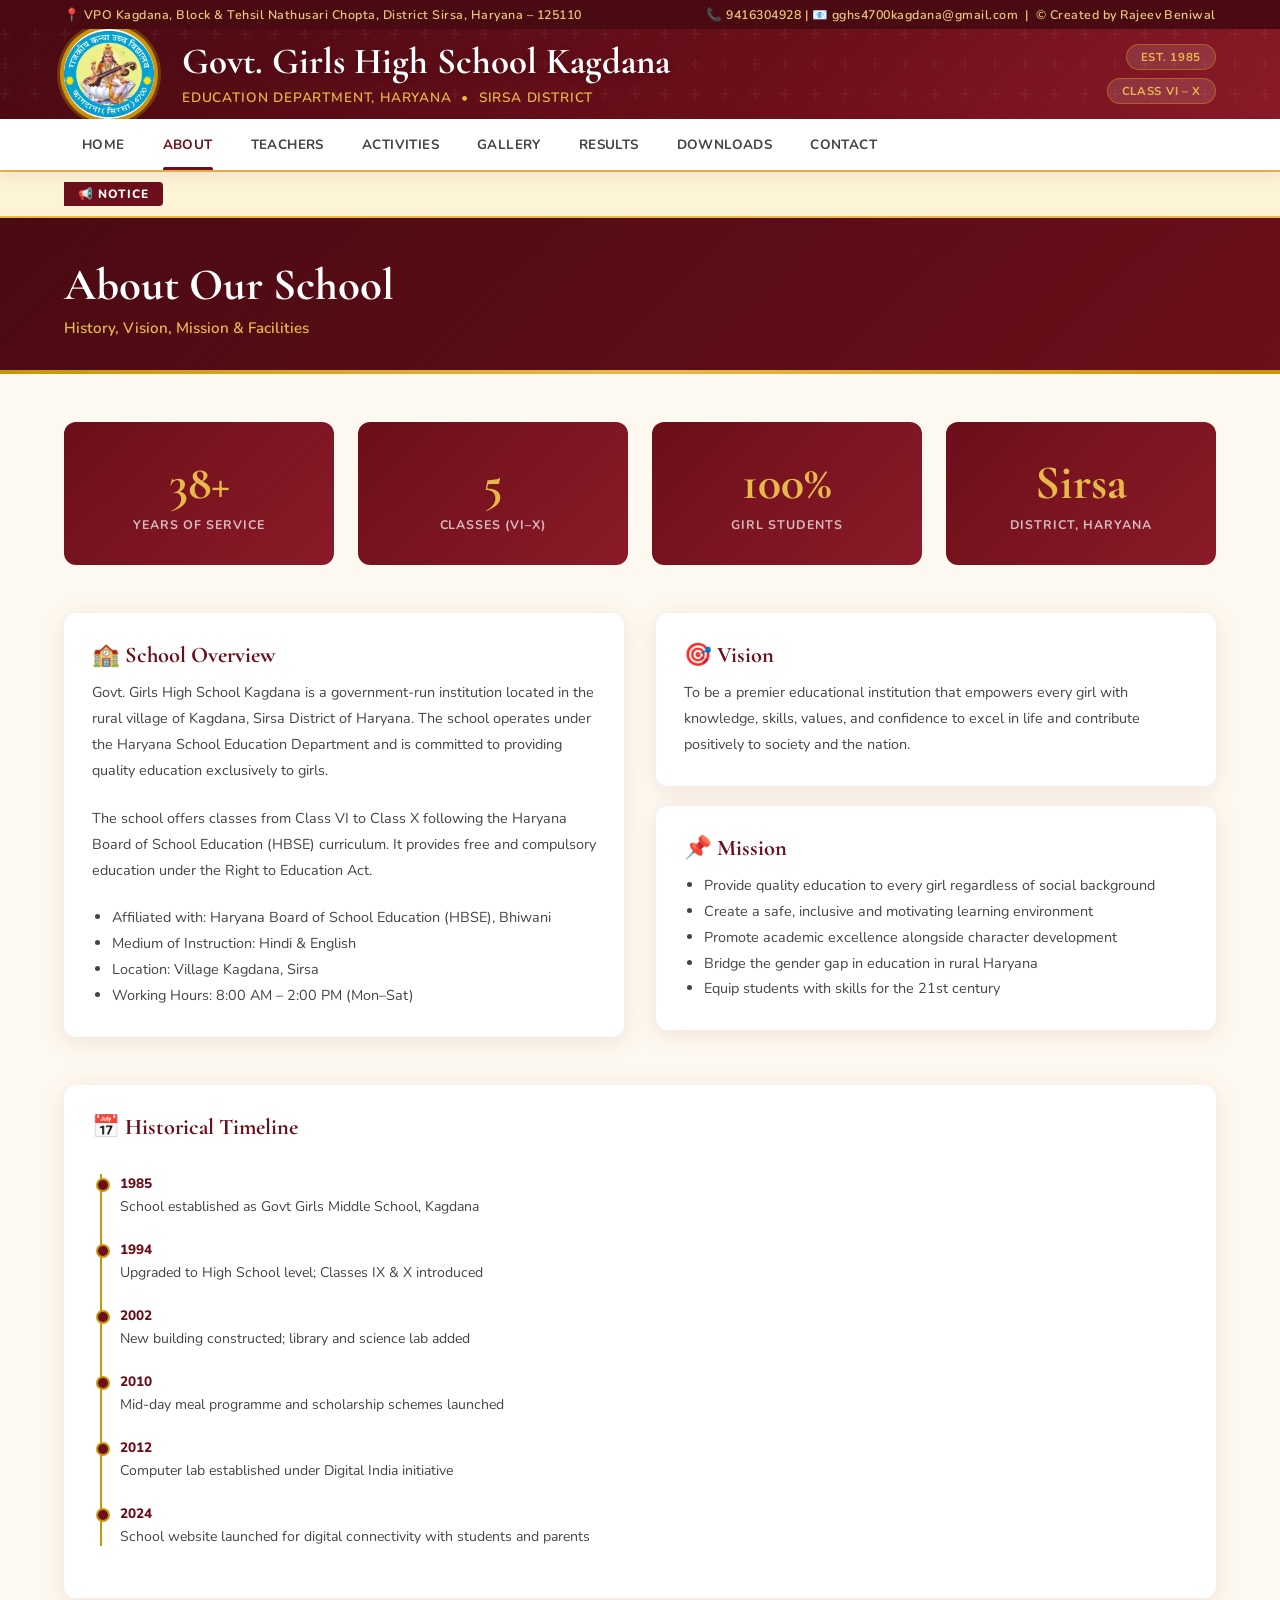
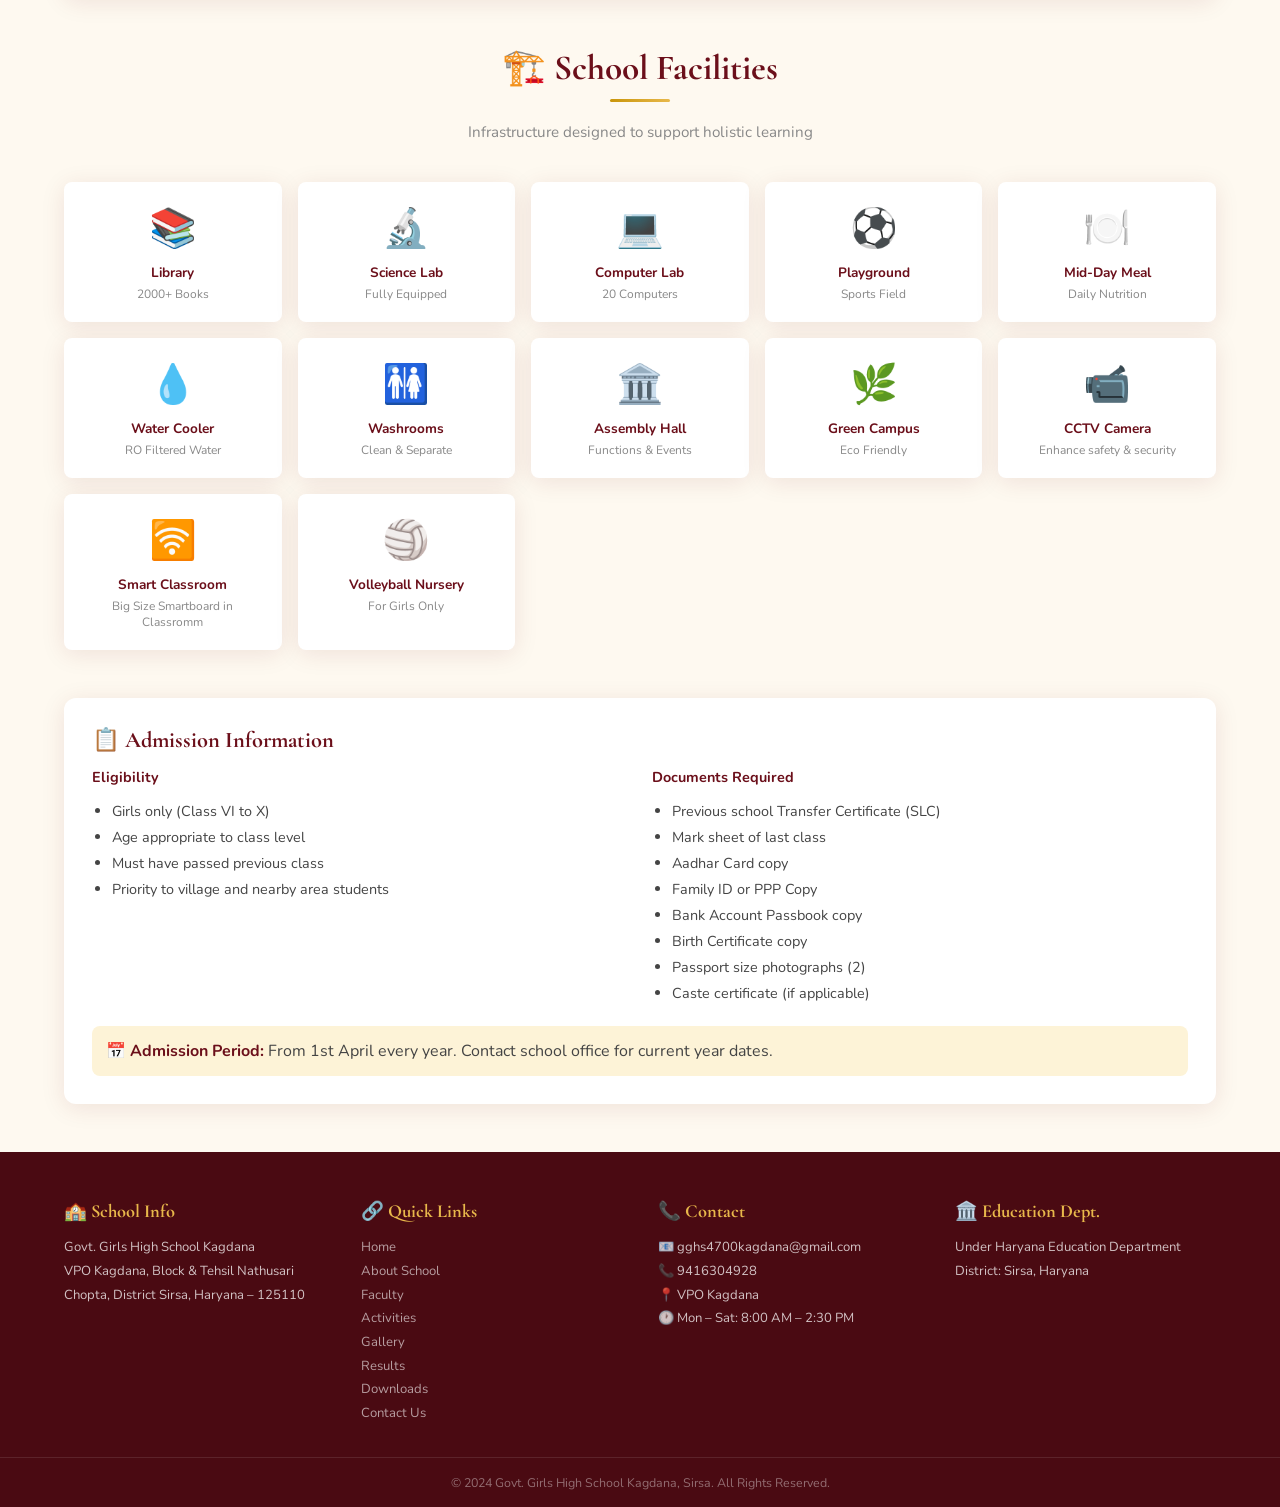
<file: about.html>
<!DOCTYPE html>
<html lang="en">
<head>
  <meta charset="UTF-8" />
  <meta name="viewport" content="width=device-width, initial-scale=1.0" />
  <title>About – Govt Girls High School Kagdana</title>
  <link rel="stylesheet" href="style.css" />
  <style>
    .info-card { background:var(--white); border-radius:var(--radius); box-shadow:var(--shadow); padding:28px; }
    .info-card h3 { font-family:'Cormorant Garamond',serif; font-size:1.4rem; color:var(--maroon); margin-bottom:12px; }
    .info-card p, .info-card li { font-size:.9rem; line-height:1.8; color:var(--gray-700); }
    .info-card ul { list-style:disc; padding-left:20px; }
    .highlight-box { background:linear-gradient(135deg,var(--maroon),var(--maroon-lt)); color:var(--white); border-radius:var(--radius); padding:32px; text-align:center; }
    .highlight-box .num { font-family:'Cormorant Garamond',serif; font-size:3rem; font-weight:700; color:var(--gold-lt); }
    .highlight-box .lbl { font-size:.78rem; font-weight:700; letter-spacing:.08em; text-transform:uppercase; color:rgba(255,255,255,.7); margin-top:4px; }
    .timeline { position:relative; padding-left:28px; }
    .timeline::before { content:''; position:absolute; left:8px; top:0; bottom:0; width:2px; background:var(--gold); }
    .tl-item { position:relative; margin-bottom:24px; }
    .tl-dot { position:absolute; left:-24px; top:4px; width:14px; height:14px; border-radius:50%; background:var(--maroon); border:2px solid var(--gold); }
    .tl-year { font-weight:800; color:var(--maroon); font-size:.85rem; }
    .tl-text { font-size:.88rem; color:var(--gray-700); margin-top:4px; }
    .facility-grid { display:grid; grid-template-columns:repeat(auto-fill,minmax(200px,1fr)); gap:16px; }
    .facility-item { background:var(--white); border-radius:var(--radius-sm); box-shadow:var(--shadow); padding:20px; text-align:center; }
    .facility-item .f-icon { font-size:2.4rem; margin-bottom:8px; }
    .facility-item .f-name { font-weight:700; font-size:.85rem; color:var(--maroon); }
  </style>
</head>
<body>

<!-- TOP BAR -->
<div class="topbar">
  <div class="tb-inner">
    <span class="topbar-address">📍 Village Kagdana, Sirsa, Haryana</span>
    <span><span class="topbar-contact"></span> &nbsp;|&nbsp; <a href="admin.html">©️ Created by Rajeev Beniwal</a></span>
  </div>
</div>

<!-- HEADER -->
<header>
  <div class="header-inner container">
    <div class="school-logo">🏫</div>
    <div class="school-info">
      <div class="school-name">Govt. Girls High School Kagdana</div>
      <div class="school-sub">Education Department, Haryana &nbsp;•&nbsp; Sirsa District</div>
    </div>
    <div class="header-badges"><span class="badge">Est. 1985</span><span class="badge">Class VI – X</span></div>
  </div>
</header>

<!-- NAV -->
<nav>
  <div class="nav-inner container">
    <ul class="nav-links" id="navLinks">
      <li><a href="index.html">Home</a></li>
      <li><a href="about.html">About</a></li>
      <li><a href="teachers.html">Teachers</a></li>
      <li><a href="activities.html">Activities</a></li>
      <li><a href="gallery.html">Gallery</a></li>
      <li><a href="results.html">Results</a></li>
      <li><a href="download.html">Downloads</a></li>
      <li><a href="contact.html">Contact</a></li>
    </ul>
    <button class="hamburger" id="hamburger" aria-label="Menu"><span></span><span></span><span></span></button>
  </div>
</nav>

<!-- TICKER -->
<div class="ticker-wrap">
  <div class="ticker-inner container">
    <span class="ticker-label">📢 Notice</span>
    <div style="overflow:hidden;flex:1"><p class="ticker-text" id="tickerText">Loading...</p></div>
  </div>
</div>

<!-- PAGE HERO -->
<div class="page-hero">
  <div class="container">
    <h1>About Our School</h1>
    <p>History, Vision, Mission &amp; Facilities</p>
  </div>
</div>

<main>
  <div class="container">
    <div class="grid-4" style="margin-bottom:48px">
      <div class="highlight-box"><div class="num">38+</div><div class="lbl">Years of Service</div></div>
      <div class="highlight-box"><div class="num">5</div><div class="lbl">Classes (VI–X)</div></div>
      <div class="highlight-box"><div class="num">100%</div><div class="lbl">Girl Students</div></div>
      <div class="highlight-box"><div class="num">Sirsa</div><div class="lbl">District, Haryana</div></div>
    </div>

    <div style="display:grid;grid-template-columns:1fr 1fr;gap:32px;margin-bottom:48px" class="about-grid">
      <div class="info-card">
        <h3>🏫 School Overview</h3>
        <p>Govt. Girls High School Kagdana is a government-run institution located in the rural village of Kagdana, Sirsa District of Haryana. The school operates under the Haryana School Education Department and is committed to providing quality education exclusively to girls.</p>
        <br>
        <p>The school offers classes from Class VI to Class X following the Haryana Board of School Education (HBSE) curriculum. It provides free and compulsory education under the Right to Education Act.</p>
        <br>
        <ul>
          <li>Affiliated with: Haryana Board of School Education (HBSE), Bhiwani</li>
          <li>Medium of Instruction: Hindi &amp; English</li>
          <li>Location: Village Kagdana, Sirsa</li>
          <li>Working Hours: 8:00 AM – 2:00 PM (Mon–Sat)</li>
        </ul>
      </div>
      <div>
        <div class="info-card" style="margin-bottom:20px">
          <h3>🎯 Vision</h3>
          <p>To be a premier educational institution that empowers every girl with knowledge, skills, values, and confidence to excel in life and contribute positively to society and the nation.</p>
        </div>
        <div class="info-card">
          <h3>📌 Mission</h3>
          <ul>
            <li>Provide quality education to every girl regardless of social background</li>
            <li>Create a safe, inclusive and motivating learning environment</li>
            <li>Promote academic excellence alongside character development</li>
            <li>Bridge the gender gap in education in rural Haryana</li>
            <li>Equip students with skills for the 21st century</li>
          </ul>
        </div>
      </div>
    </div>

    <div class="info-card" style="margin-bottom:48px">
      <h3>📅 Historical Timeline</h3><br>
      <div class="timeline">
        <div class="tl-item"><div class="tl-dot"></div><div class="tl-year">1985</div><div class="tl-text">School established as Govt Girls Middle School, Kagdana</div></div>
        <div class="tl-item"><div class="tl-dot"></div><div class="tl-year">1994</div><div class="tl-text">Upgraded to High School level; Classes IX &amp; X introduced</div></div>
        <div class="tl-item"><div class="tl-dot"></div><div class="tl-year">2002</div><div class="tl-text">New building constructed; library and science lab added</div></div>
        <div class="tl-item"><div class="tl-dot"></div><div class="tl-year">2010</div><div class="tl-text">Mid-day meal programme and scholarship schemes launched</div></div>
        <div class="tl-item"><div class="tl-dot"></div><div class="tl-year">2012</div><div class="tl-text">Computer lab established under Digital India initiative</div></div>
        <div class="tl-item"><div class="tl-dot"></div><div class="tl-year">2024</div><div class="tl-text">School website launched for digital connectivity with students and parents</div></div>
      </div>
    </div>

    <div class="section-head">
      <h2>🏗️ School Facilities</h2>
      <div class="gold-line"></div>
      <p>Infrastructure designed to support holistic learning</p>
    </div>
    <div class="facility-grid" style="margin-bottom:48px">
      <div class="facility-item"><div class="f-icon">📚</div><div class="f-name">Library</div><p style="font-size:.75rem;color:var(--gray-500);margin-top:4px">2000+ Books</p></div>
      <div class="facility-item"><div class="f-icon">🔬</div><div class="f-name">Science Lab</div><p style="font-size:.75rem;color:var(--gray-500);margin-top:4px">Fully Equipped</p></div>
      <div class="facility-item"><div class="f-icon">💻</div><div class="f-name">Computer Lab</div><p style="font-size:.75rem;color:var(--gray-500);margin-top:4px">20 Computers</p></div>
      <div class="facility-item"><div class="f-icon">⚽</div><div class="f-name">Playground</div><p style="font-size:.75rem;color:var(--gray-500);margin-top:4px">Sports Field</p></div>
      <div class="facility-item"><div class="f-icon">🍽️</div><div class="f-name">Mid-Day Meal</div><p style="font-size:.75rem;color:var(--gray-500);margin-top:4px">Daily Nutrition</p></div>
      <div class="facility-item"><div class="f-icon">💧</div><div class="f-name">Water Cooler </div><p style="font-size:.75rem;color:var(--gray-500);margin-top:4px">RO Filtered Water</p></div>
      <div class="facility-item"><div class="f-icon">🚻</div><div class="f-name">Washrooms</div><p style="font-size:.75rem;color:var(--gray-500);margin-top:4px">Clean &amp; Separate</p></div>
      <div class="facility-item"><div class="f-icon">🏛️</div><div class="f-name">Assembly Hall</div><p style="font-size:.75rem;color:var(--gray-500);margin-top:4px">Functions &amp; Events</p></div>
      <div class="facility-item"><div class="f-icon">🌿</div><div class="f-name">Green Campus</div><p style="font-size:.75rem;color:var(--gray-500);margin-top:4px">Eco Friendly</p></div>
      <div class="facility-item"><div class="f-icon">📹</div><div class="f-name">CCTV Camera</div><p style="font-size:.75rem;color:var(--gray-500);margin-top:4px">Enhance safety & security</p></div>
      <div class="facility-item"><div class="f-icon">🛜</div><div class="f-name">Smart Classroom</div><p style="font-size:.75rem;color:var(--gray-500);margin-top:4px">Big Size Smartboard in Classromm</p></div>
      <div class="facility-item"><div class="f-icon">🏐</div><div class="f-name">Volleyball Nursery</div><p style="font-size:.75rem;color:var(--gray-500);margin-top:4px">For Girls Only</p></div>
    </div>

    <div class="info-card">
      <h3>📋 Admission Information</h3>
      <div style="display:grid;grid-template-columns:1fr 1fr;gap:24px;margin-top:12px" class="form-row">
        <div>
          <p style="font-weight:700;color:var(--maroon);margin-bottom:8px">Eligibility</p>
          <ul>
            <li>Girls only (Class VI to X)</li>
            <li>Age appropriate to class level</li>
            <li>Must have passed previous class</li>
            <li>Priority to village and nearby area students</li>
          </ul>
        </div>
        <div>
          <p style="font-weight:700;color:var(--maroon);margin-bottom:8px">Documents Required</p>
          <ul>
            <li>Previous school Transfer Certificate (SLC)</li>
            <li>Mark sheet of last class</li>
            <li>Aadhar Card copy</li>
            <li>Family ID or PPP Copy</li>
            <li>Bank Account Passbook copy</li>
            <li>Birth Certificate copy</li> 
            <li>Passport size photographs (2)</li>
            <li>Caste certificate (if applicable)</li>
          </ul>
        </div>
      </div>
      <div style="margin-top:20px;background:var(--gold-pale);padding:14px;border-radius:var(--radius-sm)">
        <strong style="color:var(--maroon)">📅 Admission Period:</strong> <span style="color:var(--gray-700)">From 1st April every year. Contact school office for current year dates.</span>
      </div>
    </div>
  </div>
</main>

<!-- FOOTER -->
<footer>
  <div class="container">
    <div class="footer-top">
      <div class="footer-col"><h4>🏫 School Info</h4><p class="footer-address">Govt. Girls High School Kagdana<br>Village Kagdana, Sirsa, Haryana</p></div>
      <div class="footer-col"><h4>🔗 Quick Links</h4><ul>
        <li><a href="index.html">Home</a></li><li><a href="about.html">About School</a></li>
        <li><a href="teachers.html">Faculty</a></li><li><a href="activities.html">Activities</a></li>
        <li><a href="gallery.html">Gallery</a></li><li><a href="results.html">Results</a></li>
          <li><a href="download.html">Downloads</a></li>
          <li><a href="contact.html">Contact Us</a></li>
      </ul></div>
      <div class="footer-col"><h4>📞 Contact</h4><p class="footer-contact-info">📧 gghs.kagdana@gmail.com<br>📍 Village Kagdana, Sirsa<br>🕐 Mon – Sat: 8:00 AM – 2:00 PM</p></div>
      <div class="footer-col"><h4>🏛️ Education Dept.</h4><p>Under Haryana Education Department<br>District: Sirsa, Haryana</p></div>
    </div>
  </div>
  <div class="footer-bar"><div class="container">© 2024 Govt. Girls High School Kagdana, Sirsa. All Rights Reserved.</div></div>
</footer>

<script src="common.js"></script>
</body>
</html>
</file>
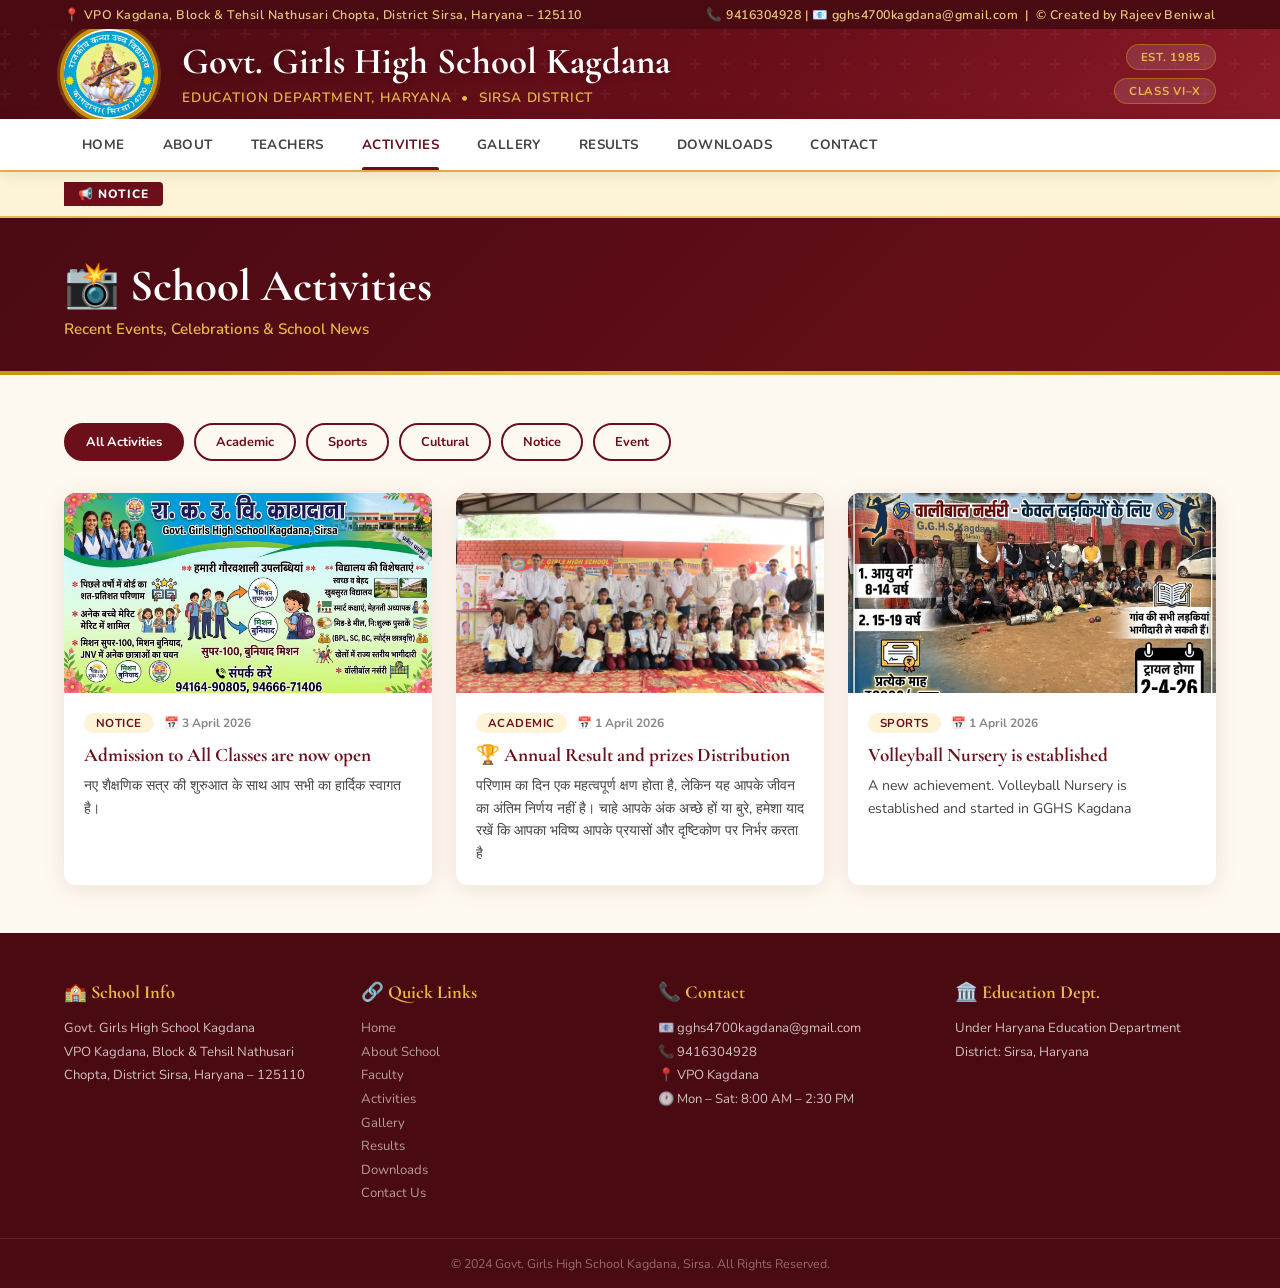
<file: activities.html>
<!DOCTYPE html>
<html lang="en">
<head>
  <meta charset="UTF-8" />
  <meta name="viewport" content="width=device-width, initial-scale=1.0" />
  <title>Activities – Govt Girls High School Kagdana</title>
  <link rel="stylesheet" href="style.css" />
  <style>
    .act-card { background:var(--white); border-radius:var(--radius); box-shadow:var(--shadow); overflow:hidden; transition:all var(--transition); display:flex; flex-direction:column; }
    .act-card:hover { transform:translateY(-4px); box-shadow:var(--shadow-lg); }
    .act-img { height:200px; background:linear-gradient(135deg,var(--maroon),var(--maroon-lt)); display:flex; align-items:center; justify-content:center; font-size:4rem; position:relative; overflow:hidden; }
    .act-img img { width:100%; height:100%; object-fit:cover; position:absolute; inset:0; }
    .act-body { padding:20px; flex:1; }
    .act-meta { display:flex; gap:10px; align-items:center; margin-bottom:10px; flex-wrap:wrap; }
    .act-date { font-size:.75rem; font-weight:700; color:var(--gray-500); }
    .act-title { font-family:'Cormorant Garamond',serif; font-size:1.2rem; font-weight:700; color:var(--maroon); margin-bottom:8px; }
    .act-desc { font-size:.88rem; color:var(--gray-700); line-height:1.6; }
    .filter-bar { display:flex; gap:10px; flex-wrap:wrap; margin-bottom:32px; }
    .filter-btn { padding:8px 20px; border-radius:99px; font-size:.8rem; font-weight:700; border:2px solid var(--maroon); background:transparent; color:var(--maroon); cursor:pointer; transition:all var(--transition); font-family:'Nunito',sans-serif; }
    .filter-btn.active, .filter-btn:hover { background:var(--maroon); color:var(--white); }
    .empty-state { text-align:center; padding:80px 20px; color:var(--gray-500); }
    .empty-state .icon { font-size:4rem; margin-bottom:16px; }
    .empty-state p { font-size:1rem; }
    .empty-state small { font-size:.85rem; color:var(--gray-500); }
  </style>
</head>
<body>

<!-- TOP BAR -->
<div class="topbar">
  <div class="tb-inner">
    <span class="topbar-address">📍 Village Kagdana, Sirsa, Haryana</span>
    <span><span class="topbar-contact"></span> &nbsp;|&nbsp; <a href="admin.html">   ©️ Created by Rajeev Beniwal</a></span>
  </div>
</div>

<!-- HEADER -->
<header>
  <div class="header-inner container">
    <div class="school-logo">🏫</div>
    <div class="school-info">
      <div class="school-name">Govt. Girls High School Kagdana</div>
      <div class="school-sub">Education Department, Haryana &nbsp;•&nbsp; Sirsa District</div>
    </div>
    <div class="header-badges"><span class="badge">Est. 1985</span><span class="badge">Class VI–X</span></div>
  </div>
</header>

<!-- NAV -->
<nav>
  <div class="nav-inner container">
    <ul class="nav-links" id="navLinks">
      <li><a href="index.html">Home</a></li>
      <li><a href="about.html">About</a></li>
      <li><a href="teachers.html">Teachers</a></li>
      <li><a href="activities.html">Activities</a></li>
      <li><a href="gallery.html">Gallery</a></li>
      <li><a href="results.html">Results</a></li>
      <li><a href="download.html">Downloads</a></li>
      <li><a href="contact.html">Contact</a></li>
    </ul>
    <button class="hamburger" id="hamburger" aria-label="Menu"><span></span><span></span><span></span></button>
  </div>
</nav>

<!-- TICKER -->
<div class="ticker-wrap">
  <div class="ticker-inner container">
    <span class="ticker-label">📢 Notice</span>
    <div style="overflow:hidden;flex:1"><p class="ticker-text" id="tickerText">Loading...</p></div>
  </div>
</div>

<!-- PAGE HERO -->
<div class="page-hero">
  <div class="container">
    <h1>📸 School Activities</h1>
    <p>Recent Events, Celebrations &amp; School News</p>
  </div>
</div>

<!-- MAIN -->
<main>
  <div class="container">

    <!-- FILTER -->
    <div class="filter-bar" id="filterBar">
      <button class="filter-btn active" data-cat="all">All Activities</button>
      <button class="filter-btn" data-cat="Academic">Academic</button>
      <button class="filter-btn" data-cat="Sports">Sports</button>
      <button class="filter-btn" data-cat="Cultural">Cultural</button>
      <button class="filter-btn" data-cat="Notice">Notice</button>
      <button class="filter-btn" data-cat="Event">Event</button>
    </div>

    <!-- CARDS -->
    <div id="actGrid" class="grid-3"></div>

  </div>
</main>

<!-- FOOTER -->
<footer>
  <div class="container">
    <div class="footer-top">
      <div class="footer-col"><h4>🏫 School Info</h4><p class="footer-address">Govt. Girls High School Kagdana<br>Village Kagdana, Sirsa, Haryana</p></div>
      <div class="footer-col"><h4>🔗 Quick Links</h4><ul>
        <li><a href="index.html">Home</a></li><li><a href="about.html">About School</a></li>
        <li><a href="teachers.html">Faculty</a></li><li><a href="activities.html">Activities</a></li>
        <li><a href="gallery.html">Gallery</a></li><li><a href="results.html">Results</a></li>
          <li><a href="download.html">Downloads</a></li>
          <li><a href="contact.html">Contact Us</a></li>
      </ul></div>
      <div class="footer-col"><h4>📞 Contact</h4><p class="footer-contact-info">📧 gghs.kagdana@gmail.com<br>📍 Village Kagdana, Sirsa<br>🕐 Mon – Sat: 8:00 AM – 2:00 PM</p></div>
      <div class="footer-col"><h4>🏛️ Education Dept.</h4><p>Under Haryana Education Department<br>District: Sirsa, Haryana</p></div>
    </div>
  </div>
  <div class="footer-bar"><div class="container">© 2024 Govt. Girls High School Kagdana, Sirsa. All Rights Reserved.</div></div>
</footer>

<script src="common.js"></script>
<script>
const ICONS = { Academic:'📚', Sports:'⚽', Cultural:'🎭', Notice:'📢', Event:'🎉', Other:'📌' };

let allActivities = [];
let currentCat = 'all';

function renderActivities(acts) {
  const grid = document.getElementById('actGrid');
  if (!acts.length) {
    grid.innerHTML = `<div class="empty-state" style="grid-column:1/-1">
      <div class="icon">📭</div>
      <p>No activities posted yet.</p>
      <small>Activities will appear here once the admin posts them.</small>
    </div>`;
    return;
  }
  grid.innerHTML = acts.map(a => `
    <div class="act-card" data-cat="${a.category||'Other'}">
      <div class="act-img">
        ${a.image ? `<img src="${a.image}" alt="${a.title}" />` : ''}
        <span style="position:relative;z-index:1;${a.image?'display:none':''}">${ICONS[a.category]||'📌'}</span>
      </div>
      <div class="act-body">
        <div class="act-meta">
          <span class="tag tag-maroon">${a.category||'General'}</span>
          <span class="act-date">📅 ${new Date(a.date).toLocaleDateString('en-IN',{day:'numeric',month:'long',year:'numeric'})}</span>
        </div>
        <div class="act-title">${a.title}</div>
        <div class="act-desc">${a.description}</div>
      </div>
    </div>
  `).join('');
}

function applyFilter(cat) {
  currentCat = cat;
  document.querySelectorAll('.filter-btn').forEach(b => b.classList.toggle('active', b.dataset.cat === cat));
  const filtered = cat === 'all' ? allActivities : allActivities.filter(a => (a.category||'Other') === cat);
  renderActivities(filtered);
}

document.getElementById('filterBar').addEventListener('click', e => {
  if (e.target.classList.contains('filter-btn')) applyFilter(e.target.dataset.cat);
});

allActivities = DB.get('activities', []).sort((a,b) => new Date(b.date)-new Date(a.date));
renderActivities(allActivities);
</script>
</body>
</html>
</file>
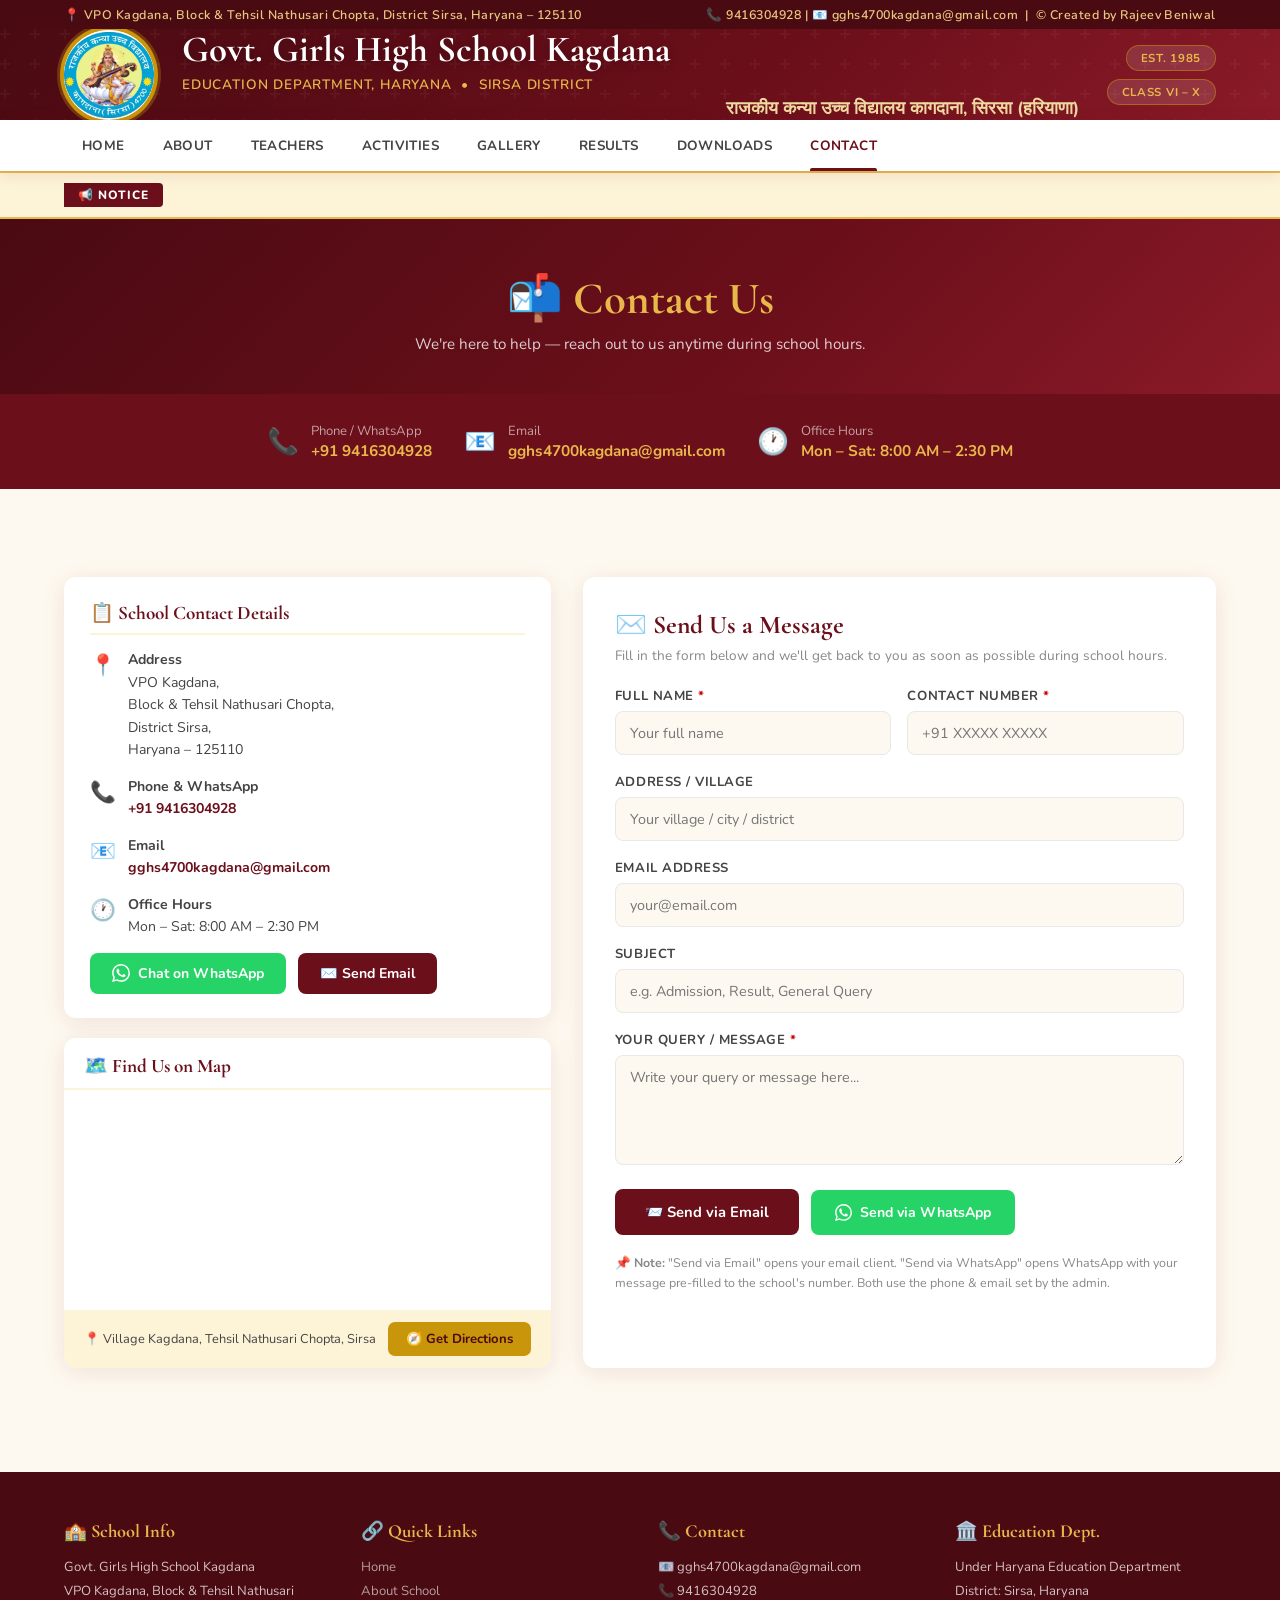
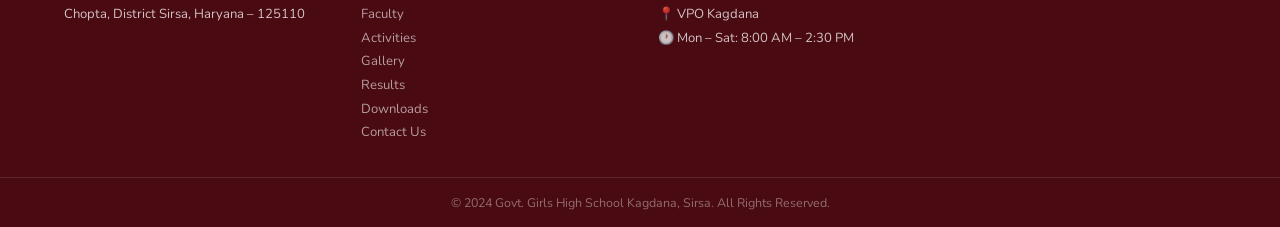
<file: contact.html>
<!DOCTYPE html>
<html lang="en">
<head>
  <meta charset="UTF-8" />
  <meta name="viewport" content="width=device-width, initial-scale=1.0" />
  <title>Contact Us – Govt Girls High School Kagdana</title>
  <link rel="stylesheet" href="style.css" />
  <style>
    .contact-hero {
      background: linear-gradient(135deg, var(--maroon-dk) 0%, var(--maroon) 60%, var(--maroon-lt) 100%);
      color: var(--white); padding: 52px 0 40px; text-align: center;
    }
    .contact-hero h1 { font-family:'Cormorant Garamond',serif; font-size:clamp(1.8rem,4vw,2.8rem); color:var(--gold-lt); margin-bottom:8px; }
    .contact-hero p  { font-size:.95rem; color:rgba(255,255,255,.8); }

    .contact-grid { display:grid; grid-template-columns:1fr 1.3fr; gap:32px; padding:40px 0 56px; }
    @media (max-width:820px) { .contact-grid { grid-template-columns:1fr; } }

    .info-panel { display:flex; flex-direction:column; gap:20px; }
    .info-card  { background:var(--white); border-radius:var(--radius); box-shadow:var(--shadow); padding:24px 26px; }
    .info-card h3 { font-family:'Cormorant Garamond',serif; font-size:1.2rem; color:var(--maroon); margin-bottom:14px; border-bottom:2px solid var(--gold-pale); padding-bottom:8px; }

    .info-row { display:flex; align-items:flex-start; gap:12px; margin-bottom:14px; font-size:.88rem; color:var(--gray-700); line-height:1.6; }
    .info-row .ico { font-size:1.3rem; min-width:26px; }
    .info-row a { color:var(--maroon); font-weight:700; text-decoration:none; }
    .info-row a:hover { color:var(--gold); }

    .action-btns { display:flex; gap:12px; flex-wrap:wrap; margin-top:6px; }
    .btn-wa  { display:inline-flex; align-items:center; gap:8px; background:#25D366; color:#fff; padding:11px 22px; border-radius:8px; font-weight:700; font-size:.88rem; text-decoration:none; transition:all .25s; border:none; cursor:pointer; }
    .btn-wa:hover  { background:#1ebe5a; transform:translateY(-2px); box-shadow:0 4px 16px rgba(37,211,102,.35); }
    .btn-mail { display:inline-flex; align-items:center; gap:8px; background:var(--maroon); color:#fff; padding:11px 22px; border-radius:8px; font-weight:700; font-size:.88rem; text-decoration:none; transition:all .25s; }
    .btn-mail:hover { background:var(--maroon-dk); transform:translateY(-2px); box-shadow:var(--shadow); }

    .map-card { background:var(--white); border-radius:var(--radius); box-shadow:var(--shadow); overflow:hidden; }
    .map-card h3 { font-family:'Cormorant Garamond',serif; font-size:1.2rem; color:var(--maroon); padding:16px 20px 10px; border-bottom:2px solid var(--gold-pale); }
    .map-embed { width:100%; height:220px; border:none; display:block; }
    .map-card .map-footer { padding:12px 20px; background:var(--gold-pale); display:flex; align-items:center; justify-content:space-between; flex-wrap:wrap; gap:8px; }
    .map-card .map-footer span { font-size:.8rem; color:var(--gray-700); }
    .btn-directions { display:inline-flex; align-items:center; gap:6px; background:var(--gold); color:var(--maroon-dk); padding:8px 18px; border-radius:7px; font-weight:700; font-size:.82rem; text-decoration:none; transition:all .25s; }
    .btn-directions:hover { background:var(--gold-lt); transform:translateY(-1px); }

    .form-card { background:var(--white); border-radius:var(--radius); box-shadow:var(--shadow); padding:32px; }
    .form-card h2 { font-family:'Cormorant Garamond',serif; font-size:1.6rem; color:var(--maroon); margin-bottom:6px; }
    .form-card .sub { font-size:.85rem; color:var(--gray-500); margin-bottom:22px; }
    .cf-group { margin-bottom:18px; }
    .cf-group label { display:block; font-weight:700; font-size:.82rem; color:var(--gray-700); margin-bottom:6px; text-transform:uppercase; letter-spacing:.04em; }
    .cf-group label span { color:#c00; }
    .cf-input { width:100%; padding:11px 14px; border:1.5px solid var(--gray-200); border-radius:8px; font-family:inherit; font-size:.9rem; color:var(--text); background:var(--cream); transition:border-color .2s, box-shadow .2s; }
    .cf-input:focus { outline:none; border-color:var(--maroon); box-shadow:0 0 0 3px rgba(107,15,26,.1); }
    .cf-row { display:grid; grid-template-columns:1fr 1fr; gap:16px; }
    @media (max-width:520px) { .cf-row { grid-template-columns:1fr; } }
    .cf-textarea { resize:vertical; min-height:110px; }
    .submit-row { display:flex; gap:12px; flex-wrap:wrap; align-items:center; margin-top:8px; }
    .btn-submit { background:var(--maroon); color:#fff; border:none; padding:13px 30px; border-radius:8px; font-family:inherit; font-weight:700; font-size:.92rem; cursor:pointer; transition:all .25s; display:inline-flex; align-items:center; gap:8px; }
    .btn-submit:hover { background:var(--maroon-dk); transform:translateY(-2px); box-shadow:var(--shadow); }
    .btn-submit-wa { background:#25D366; color:#fff; border:none; padding:13px 24px; border-radius:8px; font-family:inherit; font-weight:700; font-size:.88rem; cursor:pointer; transition:all .25s; display:inline-flex; align-items:center; gap:8px; text-decoration:none; }
    .btn-submit-wa:hover { background:#1ebe5a; transform:translateY(-2px); }

    #formSuccess { display:none; background:#e8f8ee; border:1.5px solid #25D366; border-radius:10px; padding:18px 22px; color:#156a32; font-weight:600; font-size:.92rem; margin-top:16px; }
    #formSuccess.show { display:flex; align-items:center; gap:10px; }

    .quick-strip { background:var(--maroon); padding:28px 0; }
    .quick-strip-inner { display:flex; align-items:center; justify-content:center; gap:32px; flex-wrap:wrap; }
    .qstrip-item { display:flex; align-items:center; gap:12px; color:var(--white); }
    .qstrip-item .qi { font-size:1.6rem; }
    .qstrip-item .qt { font-size:.82rem; color:rgba(255,255,255,.6); }
    .qstrip-item .qv { font-weight:700; font-size:.96rem; color:var(--gold-lt); }
    .qstrip-item a { color:var(--gold-lt); text-decoration:none; }
    .qstrip-item a:hover { color:var(--white); }
  </style>
</head>
<body>

<!-- TOP BAR -->
<div class="topbar">
  <div class="tb-inner">
    <span class="topbar-address">📍 Village Kagdana, Sirsa, Haryana</span>
    <span><span class="topbar-contact"></span> &nbsp;|&nbsp; <a href="admin.html">©️ Created by Rajeev Beniwal</a></span>
  </div>
</div>

<!-- HEADER -->
<header>
  <div class="header-inner container">
    <div class="school-logo" id="headerLogo">🏫</div>
    <div class="school-info">
      <div class="school-name">Govt. Girls High School Kagdana</div>
      <div class="school-sub">Education Department, Haryana &nbsp;•&nbsp; Sirsa District</div>
      <div class="school-urdu">राजकीय कन्या उच्च विद्यालय कागदाना, सिरसा (हरियाणा)</div>
    </div>
    <div class="header-badges"><span class="badge">Est. 1985</span><span class="badge">Class VI – X</span></div>
  </div>
</header>

<!-- NAV -->
<nav>
  <div class="nav-inner container">
    <ul class="nav-links" id="navLinks">
      <li><a href="index.html">Home</a></li>
      <li><a href="about.html">About</a></li>
      <li><a href="teachers.html">Teachers</a></li>
      <li><a href="activities.html">Activities</a></li>
      <li><a href="gallery.html">Gallery</a></li>
      <li><a href="results.html">Results</a></li>
      <li><a href="download.html">Downloads</a></li>
      <li><a href="contact.html" class="active">Contact</a></li>
    </ul>
    <button class="hamburger" id="hamburger" aria-label="Menu"><span></span><span></span><span></span></button>
  </div>
</nav>

<!-- TICKER -->
<div class="ticker-wrap">
  <div class="ticker-inner container">
    <span class="ticker-label">📢 Notice</span>
    <div style="overflow:hidden;flex:1"><p class="ticker-text" id="tickerText">Loading...</p></div>
  </div>
</div>

<!-- HERO BANNER -->
<div class="contact-hero">
  <div class="container">
    <h1>📬 Contact Us</h1>
    <p>We're here to help — reach out to us anytime during school hours.</p>
  </div>
</div>

<!-- QUICK CONTACT STRIP — all values set by JS from admin settings -->
<div class="quick-strip">
  <div class="container quick-strip-inner">
    <div class="qstrip-item">
      <span class="qi">📞</span>
      <div>
        <div class="qt">Phone / WhatsApp</div>
        <div class="qv"><a id="qs-phone" href="#">Loading…</a></div>
      </div>
    </div>
    <div class="qstrip-item">
      <span class="qi">📧</span>
      <div>
        <div class="qt">Email</div>
        <div class="qv"><a id="qs-email" href="#">Loading…</a></div>
      </div>
    </div>
    <div class="qstrip-item">
      <span class="qi">🕐</span>
      <div>
        <div class="qt">Office Hours</div>
        <div class="qv" id="qs-hours">Loading…</div>
      </div>
    </div>
  </div>
</div>

<!-- MAIN CONTENT -->
<main>
  <div class="container">
    <div class="contact-grid">

      <!-- LEFT — Info + Map -->
      <div class="info-panel">

        <div class="info-card">
          <h3>📋 School Contact Details</h3>

          <div class="info-row">
            <span class="ico">📍</span>
            <div>
              <strong>Address</strong><br>
              <span id="ci-address">Village Kagdana, Tehsil Nathusari Chopta,<br>Sirsa, Haryana – 125110</span>
            </div>
          </div>

          <div class="info-row">
            <span class="ico">📞</span>
            <div>
              <strong>Phone &amp; WhatsApp</strong><br>
              <a id="ci-phone" href="#">Loading…</a>
            </div>
          </div>

          <div class="info-row">
            <span class="ico">📧</span>
            <div>
              <strong>Email</strong><br>
              <a id="ci-email" href="#">Loading…</a>
            </div>
          </div>

          <div class="info-row">
            <span class="ico">🕐</span>
            <div>
              <strong>Office Hours</strong><br>
              <span id="ci-hours">Loading…</span>
            </div>
          </div>

          <!-- Direct contact action buttons — href set 100% by JS from admin phone/email -->
          <div class="action-btns">
            <a id="wa-btn" href="#" target="_blank" rel="noopener" class="btn-wa">
              <svg width="18" height="18" viewBox="0 0 24 24" fill="white"><path d="M17.472 14.382c-.297-.149-1.758-.867-2.03-.967-.273-.099-.471-.148-.67.15-.197.297-.767.966-.94 1.164-.173.199-.347.223-.644.075-.297-.15-1.255-.463-2.39-1.475-.883-.788-1.48-1.761-1.653-2.059-.173-.297-.018-.458.13-.606.134-.133.298-.347.446-.52.149-.174.198-.298.298-.497.099-.198.05-.371-.025-.52-.075-.149-.669-1.612-.916-2.207-.242-.579-.487-.5-.669-.51-.173-.008-.371-.01-.57-.01-.198 0-.52.074-.792.372-.272.297-1.04 1.016-1.04 2.479 0 1.462 1.065 2.875 1.213 3.074.149.198 2.096 3.2 5.077 4.487.709.306 1.262.489 1.694.625.712.227 1.36.195 1.871.118.571-.085 1.758-.719 2.006-1.413.248-.694.248-1.289.173-1.413-.074-.124-.272-.198-.57-.347m-5.421 7.403h-.004a9.87 9.87 0 01-5.031-1.378l-.361-.214-3.741.982.998-3.648-.235-.374a9.86 9.86 0 01-1.51-5.26c.001-5.45 4.436-9.884 9.888-9.884 2.64 0 5.122 1.03 6.988 2.898a9.825 9.825 0 012.893 6.994c-.003 5.45-4.437 9.884-9.885 9.884m8.413-18.297A11.815 11.815 0 0012.05 0C5.495 0 .16 5.335.157 11.892c0 2.096.547 4.142 1.588 5.945L.057 24l6.305-1.654a11.882 11.882 0 005.683 1.448h.005c6.554 0 11.89-5.335 11.893-11.893a11.821 11.821 0 00-3.48-8.413z"/></svg>
              Chat on WhatsApp
            </a>
            <a id="email-btn" href="#" class="btn-mail">
              ✉️ Send Email
            </a>
          </div>
        </div>

        <!-- Google Map -->
        <div class="map-card">
          <h3>🗺️ Find Us on Map</h3>
          <iframe
            class="map-embed"
            src="https://maps.google.com/maps?q=75V7+29V+Kagdana+ Haryana+India&output=embed"
            allowfullscreen loading="lazy"
            referrerpolicy="no-referrer-when-downgrade"
            title="GGHS Kagdana Location Map">
          </iframe>
          <div class="map-footer">
            <span>📍 Village Kagdana, Tehsil Nathusari Chopta, Sirsa</span>
            <a href="https://www.google.com/maps/@29.2926095,75.1632379,20.6z?entry=ttu&g_ep=EgoyMDI2MDQwNS4wIKXMDSoASAFQAw%3D%3D"
               target="_blank" class="btn-directions">🧭 Get Directions</a>
          </div>
        </div>

      </div><!-- /info-panel -->

      <!-- RIGHT — Contact Form -->
      <div class="form-card">
        <h2>✉️ Send Us a Message</h2>
        <p class="sub">Fill in the form below and we'll get back to you as soon as possible during school hours.</p>

        <div class="cf-row">
          <div class="cf-group">
            <label>Full Name <span>*</span></label>
            <input type="text" id="cf-name" class="cf-input" placeholder="Your full name" required />
          </div>
          <div class="cf-group">
            <label>Contact Number <span>*</span></label>
            <input type="tel" id="cf-phone" class="cf-input" placeholder="+91 XXXXX XXXXX" required />
          </div>
        </div>

        <div class="cf-group">
          <label>Address / Village</label>
          <input type="text" id="cf-address" class="cf-input" placeholder="Your village / city / district" />
        </div>

        <div class="cf-group">
          <label>Email Address</label>
          <input type="email" id="cf-email" class="cf-input" placeholder="your@email.com" />
        </div>

        <div class="cf-group">
          <label>Subject</label>
          <input type="text" id="cf-subject" class="cf-input" placeholder="e.g. Admission, Result, General Query" />
        </div>

        <div class="cf-group">
          <label>Your Query / Message <span>*</span></label>
          <textarea id="cf-message" class="cf-input cf-textarea" placeholder="Write your query or message here..." required></textarea>
        </div>

        <div class="submit-row">
          <button class="btn-submit" onclick="submitForm()">
            📨 Send via Email
          </button>
          <a id="cf-wa-send" href="#" class="btn-submit-wa" onclick="submitViaWA(event)">
            <svg width="17" height="17" viewBox="0 0 24 24" fill="white"><path d="M17.472 14.382c-.297-.149-1.758-.867-2.03-.967-.273-.099-.471-.148-.67.15-.197.297-.767.966-.94 1.164-.173.199-.347.223-.644.075-.297-.15-1.255-.463-2.39-1.475-.883-.788-1.48-1.761-1.653-2.059-.173-.297-.018-.458.13-.606.134-.133.298-.347.446-.52.149-.174.198-.298.298-.497.099-.198.05-.371-.025-.52-.075-.149-.669-1.612-.916-2.207-.242-.579-.487-.5-.669-.51-.173-.008-.371-.01-.57-.01-.198 0-.52.074-.792.372-.272.297-1.04 1.016-1.04 2.479 0 1.462 1.065 2.875 1.213 3.074.149.198 2.096 3.2 5.077 4.487.709.306 1.262.489 1.694.625.712.227 1.36.195 1.871.118.571-.085 1.758-.719 2.006-1.413.248-.694.248-1.289.173-1.413-.074-.124-.272-.198-.57-.347m-5.421 7.403h-.004a9.87 9.87 0 01-5.031-1.378l-.361-.214-3.741.982.998-3.648-.235-.374a9.86 9.86 0 01-1.51-5.26c.001-5.45 4.436-9.884 9.888-9.884 2.64 0 5.122 1.03 6.988 2.898a9.825 9.825 0 012.893 6.994c-.003 5.45-4.437 9.884-9.885 9.884m8.413-18.297A11.815 11.815 0 0012.05 0C5.495 0 .16 5.335.157 11.892c0 2.096.547 4.142 1.588 5.945L.057 24l6.305-1.654a11.882 11.882 0 005.683 1.448h.005c6.554 0 11.89-5.335 11.893-11.893a11.821 11.821 0 00-3.48-8.413z"/></svg>
            Send via WhatsApp
          </a>
        </div>

        <div id="formSuccess">
          ✅ Thank you! Your message has been sent. We will get back to you soon.
        </div>

        <p style="font-size:.78rem;color:var(--gray-500);margin-top:18px;line-height:1.6;">
          📌 <strong>Note:</strong> "Send via Email" opens your email client. "Send via WhatsApp" opens WhatsApp with your message pre-filled to the school's number. Both use the phone &amp; email set by the admin.
        </p>
      </div>

    </div><!-- /contact-grid -->
  </div>
</main>

<!-- FOOTER -->
<footer>
  <div class="container">
    <div class="footer-top">
      <div class="footer-col">
        <h4>🏫 School Info</h4>
        <p class="footer-address">Govt. Girls High School Kagdana<br>Village Kagdana, Sirsa, Haryana</p>
      </div>
      <div class="footer-col">
        <h4>🔗 Quick Links</h4>
        <ul>
          <li><a href="index.html">Home</a></li>
          <li><a href="about.html">About School</a></li>
          <li><a href="teachers.html">Faculty</a></li>
          <li><a href="activities.html">Activities</a></li>
          <li><a href="gallery.html">Gallery</a></li>
          <li><a href="results.html">Results</a></li>
          <li><a href="download.html">Downloads</a></li>
          <li><a href="contact.html">Contact Us</a></li>
        </ul>
      </div>
      <div class="footer-col">
        <h4>📞 Contact</h4>
        <p class="footer-contact-info" id="footer-contact-info">
          📧 gghs4700kagdana@gmail.com<br>
          📍 Village Kagdana, Sirsa<br>
          🕐 Mon – Sat: 8:00 AM – 2:30 PM
        </p>
      </div>
      <div class="footer-col">
        <h4>🏛️ Education Dept.</h4>
        <p>Under Haryana Education Department<br>District: Sirsa, Haryana</p>
      </div>
    </div>
  </div>
  <div class="footer-bar">
    <div class="container">© 2024 Govt. Girls High School Kagdana, Sirsa. All Rights Reserved.</div>
  </div>
</footer>

<script src="common.js"></script>
<script>
// ─────────────────────────────────────────────────────────────────────────────
// HOW THIS WORKS
// ─────────────────────────────────────────────────────────────────────────────
// Admin saves phone/email in admin.html → stored in localStorage key 'school_contact'
// common.js also fetches data.json from GitHub and updates localStorage on every load.
//
// populateContact() reads from localStorage and wires up EVERY phone/WA link on
// the page — nothing is ever hardcoded in HTML.
//
// We call populateContact() TWICE:
//   1. Immediately → instant display using cached localStorage data
//   2. After loadDataJson() finishes → picks up any changes the admin published
//      to GitHub that haven't hit this browser's cache yet
// ─────────────────────────────────────────────────────────────────────────────

function populateContact() {
  // Read admin-set contact from localStorage (written by admin.html saveContact()
  // and also synced from data.json by common.js loadDataJson())
  const c = DB.get('school_contact', {
    phone:   '9416304928',
    email:   'gghs4700kagdana@gmail.com',
    address: 'Village Kagdana, Tehsil Nathusari Chopta, Sirsa, Haryana – 125110',
    hours:   'Mon – Sat: 8:00 AM – 2:30 PM'
  });

  // ── Build derived values ──────────────────────────────────────────────────
  const phone      = (c.phone || '9416304928').trim();
  const email      = (c.email || 'gghs4700kagdana@gmail.com').trim();
  const address    = (c.address || 'Village Kagdana, Sirsa, Haryana').trim();
  const hours      = (c.hours || 'Mon – Sat: 8:00 AM – 2:30 PM').trim();

  // Strip non-digits, then ensure 91 prefix for WhatsApp
  const digits     = phone.replace(/\D/g, '');
  const waNumber   = digits.startsWith('91') ? digits : '91' + digits;
  const waBaseLink = `https://wa.me/${waNumber}`;
  const waLink     = waBaseLink + '?text=Hello%2C%20I%20have%20a%20query%20about%20GGHS%20Kagdana.';
  const mailLink   = `mailto:${email}?subject=Query%20-%20GGHS%20Kagdana`;

  // ── Populate info card ────────────────────────────────────────────────────
  const ciAddress = document.getElementById('ci-address');
  if (ciAddress) ciAddress.innerHTML = address.replace(/,\s*/g, ',<br>');

  const ciPhone = document.getElementById('ci-phone');
  if (ciPhone) {
    ciPhone.textContent = '+91 ' + phone;
    ciPhone.href = 'tel:+' + waNumber;
  }

  const ciEmail = document.getElementById('ci-email');
  if (ciEmail) {
    ciEmail.textContent = email;
    ciEmail.href = 'mailto:' + email;
  }

  const ciHours = document.getElementById('ci-hours');
  if (ciHours) ciHours.textContent = hours;

  // ── Populate quick strip ──────────────────────────────────────────────────
  const qsPhone = document.getElementById('qs-phone');
  if (qsPhone) {
    qsPhone.textContent = '+91 ' + phone;
    qsPhone.href = 'tel:+' + waNumber;
  }

  const qsEmail = document.getElementById('qs-email');
  if (qsEmail) {
    qsEmail.textContent = email;
    qsEmail.href = 'mailto:' + email;
  }

  const qsHours = document.getElementById('qs-hours');
  if (qsHours) qsHours.textContent = hours;

  // ── Wire up direct action buttons ────────────────────────────────────────
  const waBtn = document.getElementById('wa-btn');
  if (waBtn) waBtn.href = waLink;

  const emailBtn = document.getElementById('email-btn');
  if (emailBtn) emailBtn.href = mailLink;

  // ── Update footer contact block ───────────────────────────────────────────
  const footerInfo = document.getElementById('footer-contact-info');
  if (footerInfo) {
    footerInfo.innerHTML =
      `📧 <a href="mailto:${email}" style="color:var(--gold-lt)">${email}</a><br>` +
      `📍 ${address.split(',')[0]}<br>` +
      `🕐 ${hours}`;
  }

  // ── Store on window for form submission use ───────────────────────────────
  window._schoolContact = { phone, email, address, hours, waNumber, waLink, waBaseLink, mailLink };
}

// ── Call 1: immediately with cached localStorage data (instant display) ──────
populateContact();

// ── Call 2: after loadDataJson() pulls fresh data from GitHub/data.json ──────
// This ensures the admin's latest saved phone number is always used,
// even if the browser cache was stale on the first call above.
if (typeof loadDataJson === 'function') {
  loadDataJson().then(function() {
    populateContact();   // re-run with freshly synced data
  }).catch(function() {
    // Network error / offline — first call above already covered it
  });
}

// ─────────────────────────────────────────────────────────────────────────────
// FORM SUBMISSION
// ─────────────────────────────────────────────────────────────────────────────

function getFormData() {
  return {
    name:    document.getElementById('cf-name').value.trim(),
    phone:   document.getElementById('cf-phone').value.trim(),
    address: document.getElementById('cf-address').value.trim(),
    email:   document.getElementById('cf-email').value.trim(),
    subject: document.getElementById('cf-subject').value.trim() || 'General Query',
    message: document.getElementById('cf-message').value.trim()
  };
}

function validateForm() {
  const d = getFormData();
  if (!d.name)    { alert('Please enter your full name.');        return false; }
  if (!d.phone)   { alert('Please enter your contact number.');   return false; }
  if (!d.message) { alert('Please enter your query / message.');  return false; }
  return true;
}

function submitForm() {
  if (!validateForm()) return;
  const d  = getFormData();
  const sc = window._schoolContact || {};
  const toEmail = sc.email || 'gghs4700kagdana@gmail.com';

  const body =
    `Name: ${d.name}\n` +
    `Phone: ${d.phone}\n` +
    `Address: ${d.address || 'Not provided'}\n` +
    `Email: ${d.email || 'Not provided'}\n` +
    `Query:\n${d.message}`;

  window.location.href =
    `mailto:${toEmail}?subject=${encodeURIComponent(d.subject)}&body=${encodeURIComponent(body)}`;
  showSuccess();
}

function submitViaWA(e) {
  e.preventDefault();
  if (!validateForm()) return;
  const d  = getFormData();
  const sc = window._schoolContact || {};

  // Always use the waNumber derived from the admin-set phone
  const waNumber = sc.waNumber || '919416304928';

  const text =
    `*New Query – GGHS Kagdana*\n\n` +
    `*Name:* ${d.name}\n` +
    `*Phone:* ${d.phone}\n` +
    `*Address:* ${d.address || 'N/A'}\n` +
    `*Email:* ${d.email || 'N/A'}\n` +
    `*Subject:* ${d.subject}\n` +
    `*Message:*\n${d.message}`;

  window.open(`https://wa.me/${waNumber}?text=${encodeURIComponent(text)}`, '_blank');
  showSuccess();
}

function showSuccess() {
  const el = document.getElementById('formSuccess');
  if (!el) return;
  el.classList.add('show');
  setTimeout(() => el.classList.remove('show'), 6000);
}
</script>

</body>
</html>
</file>
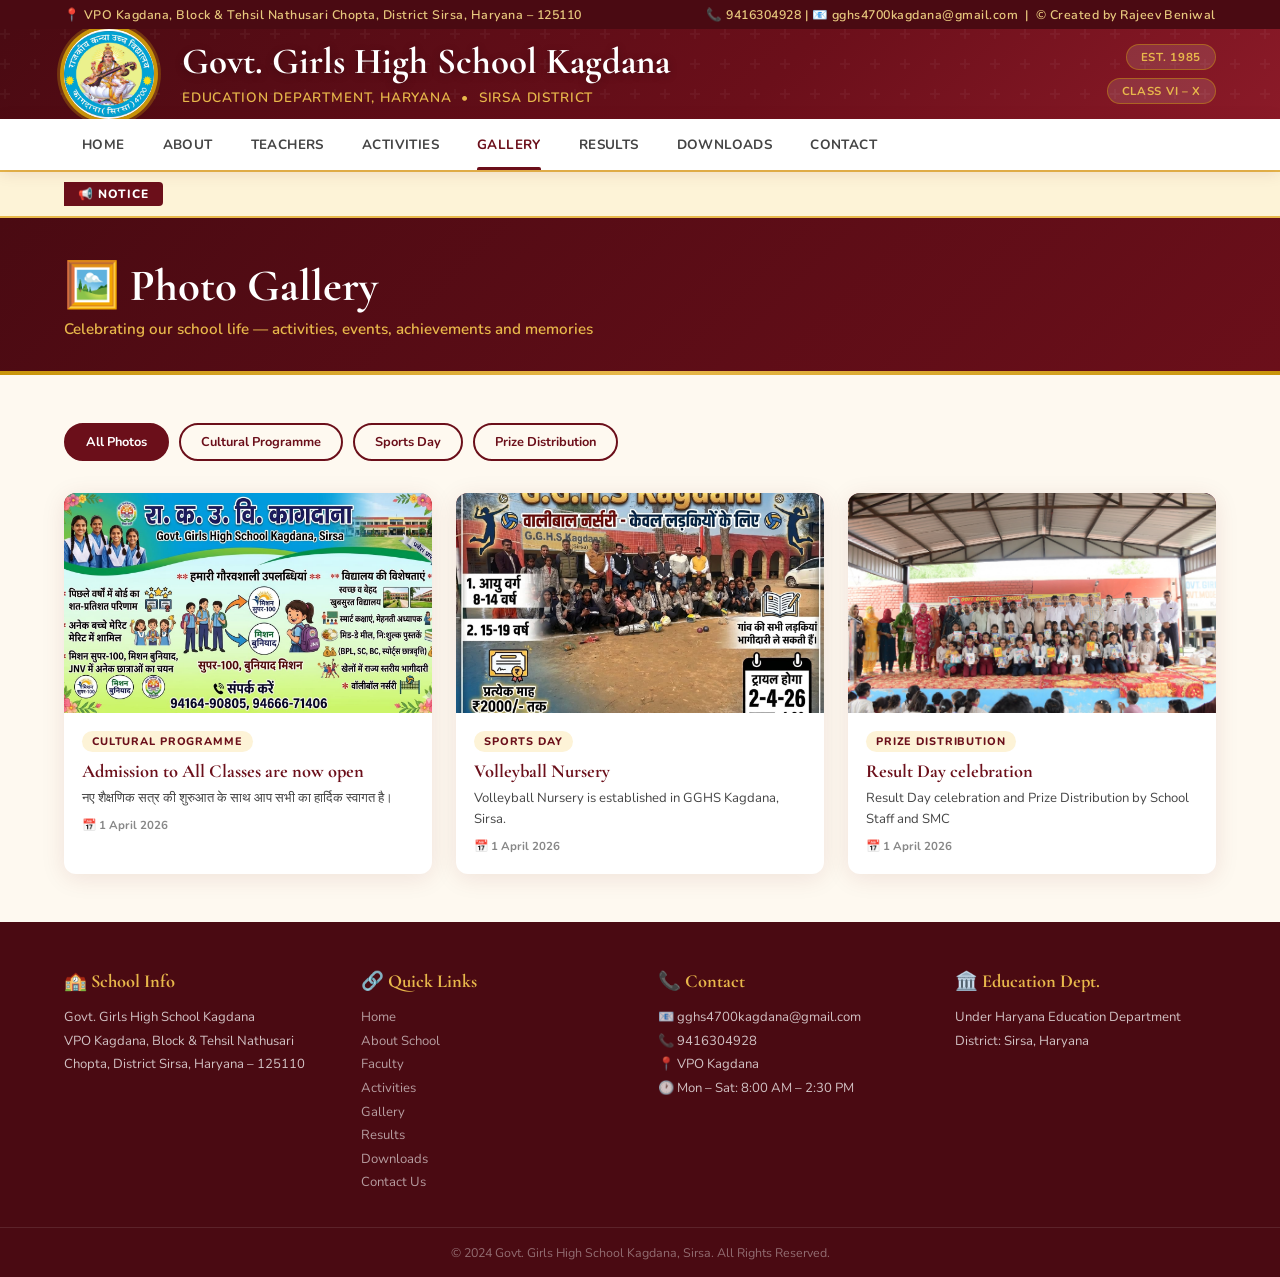
<file: gallery.html>
<!DOCTYPE html>
<html lang="en">
<head>
  <meta charset="UTF-8" />
  <meta name="viewport" content="width=device-width, initial-scale=1.0" />
  <title>Gallery – Govt Girls High School Kagdana</title>
  <link rel="stylesheet" href="style.css" />
  <style>
    .gallery-grid {
      display: grid;
      grid-template-columns: repeat(auto-fill, minmax(280px, 1fr));
      gap: 24px;
    }
    .gallery-card {
      background: var(--white);
      border-radius: var(--radius);
      box-shadow: var(--shadow);
      overflow: hidden;
      transition: all var(--transition);
      cursor: pointer;
    }
    .gallery-card:hover { transform: translateY(-5px); box-shadow: var(--shadow-lg); }
    .gallery-img {
      width: 100%; height: 220px;
      background: linear-gradient(135deg, var(--maroon), var(--maroon-lt));
      display: flex; align-items: center; justify-content: center;
      font-size: 4rem;
      position: relative; overflow: hidden;
    }
    .gallery-img img { width:100%;height:100%;object-fit:cover;position:absolute;inset:0; }
    .gallery-body { padding: 16px 18px 20px; }
    .gallery-tag {
      display: inline-block; font-size:.68rem; font-weight:800; letter-spacing:.08em;
      text-transform:uppercase; padding:3px 10px; border-radius:99px;
      background:var(--gold-pale); color:var(--maroon); margin-bottom:8px;
    }
    .gallery-title { font-family:'Cormorant Garamond',serif; font-size:1.15rem; font-weight:700; color:var(--maroon); margin-bottom:6px; }
    .gallery-desc { font-size:.82rem; color:var(--gray-700); line-height:1.6; }
    .gallery-date { font-size:.72rem; color:var(--gray-500); margin-top:8px; font-weight:700; }
    .filter-bar { display:flex; gap:10px; flex-wrap:wrap; margin-bottom:32px; align-items:center; }
    .filter-btn { padding:8px 20px; border-radius:99px; font-size:.8rem; font-weight:700; border:2px solid var(--maroon); background:transparent; color:var(--maroon); cursor:pointer; transition:all var(--transition); font-family:'Nunito',sans-serif; }
    .filter-btn.active, .filter-btn:hover { background:var(--maroon); color:var(--white); }
    .empty-state { text-align:center; padding:80px 20px; color:var(--gray-500); grid-column:1/-1; }

    /* Lightbox */
    .lightbox { display:none; position:fixed; inset:0; background:rgba(0,0,0,.92); z-index:9999; align-items:center; justify-content:center; padding:20px; }
    .lightbox.open { display:flex; }
    .lb-inner { max-width:800px; width:100%; background:var(--white); border-radius:var(--radius); overflow:hidden; position:relative; }
    .lb-img { width:100%; max-height:60vh; object-fit:contain; background:#111; display:block; }
    .lb-img-placeholder { width:100%; height:300px; background:linear-gradient(135deg,var(--maroon),var(--maroon-lt)); display:flex; align-items:center; justify-content:center; font-size:6rem; }
    .lb-body { padding:20px 24px; }
    .lb-close { position:absolute; top:12px; right:12px; background:var(--maroon); color:var(--white); border:none; border-radius:50%; width:36px; height:36px; font-size:1.2rem; cursor:pointer; display:flex; align-items:center; justify-content:center; z-index:2; }
    .lb-title { font-family:'Cormorant Garamond',serif; font-size:1.5rem; color:var(--maroon); font-weight:700; margin-bottom:6px; }
    .lb-meta { font-size:.78rem; color:var(--gray-500); margin-bottom:10px; font-weight:700; }
    .lb-desc { font-size:.9rem; color:var(--gray-700); line-height:1.7; }
  </style>
</head>
<body>

<!-- TOP BAR -->
<div class="topbar">
  <div class="tb-inner">
    <span class="topbar-address">📍 Village Kagdana, Sirsa, Haryana</span>
    <span><span class="topbar-contact"></span> &nbsp;|&nbsp; <a href="admin.html">   ©️ Created by Rajeev Beniwal</a></span>
  </div>
</div>

<!-- HEADER -->
<header>
  <div class="header-inner container">
    <div class="school-logo">🏫</div>
    <div class="school-info">
      <div class="school-name">Govt. Girls High School Kagdana</div>
      <div class="school-sub">Education Department, Haryana &nbsp;•&nbsp; Sirsa District</div>
    </div>
    <div class="header-badges"><span class="badge">Est. 1985</span><span class="badge">Class VI – X</span></div>
  </div>
</header>

<!-- NAV -->
<nav>
  <div class="nav-inner container">
    <ul class="nav-links" id="navLinks">
      <li><a href="index.html">Home</a></li>
      <li><a href="about.html">About</a></li>
      <li><a href="teachers.html">Teachers</a></li>
      <li><a href="activities.html">Activities</a></li>
      <li><a href="gallery.html">Gallery</a></li>
      <li><a href="results.html">Results</a></li>
      <li><a href="download.html">Downloads</a></li>
      <li><a href="contact.html">Contact</a></li>
    </ul>
    <button class="hamburger" id="hamburger" aria-label="Menu"><span></span><span></span><span></span></button>
  </div>
</nav>

<!-- TICKER -->
<div class="ticker-wrap">
  <div class="ticker-inner container">
    <span class="ticker-label">📢 Notice</span>
    <div style="overflow:hidden;flex:1"><p class="ticker-text" id="tickerText">Loading...</p></div>
  </div>
</div>

<!-- PAGE HERO -->
<div class="page-hero">
  <div class="container">
    <h1>🖼️ Photo Gallery</h1>
    <p>Celebrating our school life — activities, events, achievements and memories</p>
  </div>
</div>

<main>
  <div class="container">

    <!-- FILTER BAR -->
    <div class="filter-bar" id="filterBar">
      <button class="filter-btn active" data-cat="All">All Photos</button>
    </div>

    <!-- GALLERY GRID -->
    <div class="gallery-grid" id="galleryGrid">
      <div class="empty-state">
        <div style="font-size:3rem;margin-bottom:16px">🖼️</div>
        <p style="font-size:1rem;font-weight:700;color:var(--maroon)">Gallery Coming Soon</p>
        <small>Photos will appear here once the admin adds them.</small>
      </div>
    </div>

  </div>
</main>

<!-- LIGHTBOX -->
<div class="lightbox" id="lightbox" onclick="closeLightbox(event)">
  <div class="lb-inner" id="lbInner">
    <button class="lb-close" onclick="document.getElementById('lightbox').classList.remove('open')">✕</button>
    <div id="lbImgWrap"></div>
    <div class="lb-body">
      <div class="lb-title" id="lbTitle"></div>
      <div class="lb-meta" id="lbMeta"></div>
      <div class="lb-desc" id="lbDesc"></div>
    </div>
  </div>
</div>

<!-- FOOTER -->
<footer>
  <div class="container">
    <div class="footer-top">
      <div class="footer-col"><h4>🏫 School Info</h4><p class="footer-address">Govt. Girls High School Kagdana<br>Village Kagdana, Sirsa, Haryana</p></div>
      <div class="footer-col"><h4>🔗 Quick Links</h4><ul>
        <li><a href="index.html">Home</a></li><li><a href="about.html">About School</a></li>
        <li><a href="teachers.html">Faculty</a></li><li><a href="activities.html">Activities</a></li>
        <li><a href="gallery.html">Gallery</a></li><li><a href="results.html">Results</a></li>
          <li><a href="download.html">Downloads</a></li>
          <li><a href="contact.html">Contact Us</a></li>
      </ul></div>
      <div class="footer-col"><h4>📞 Contact</h4><p class="footer-contact-info">📧 gghs.kagdana@gmail.com<br>📍 Village Kagdana, Sirsa<br>🕐 Mon – Sat: 8:00 AM – 2:00 PM</p></div>
      <div class="footer-col"><h4>🏛️ Education Dept.</h4><p>Under Haryana Education Department<br>District: Sirsa, Haryana</p></div>
    </div>
  </div>
  <div class="footer-bar"><div class="container">© 2024 Govt. Girls High School Kagdana, Sirsa. All Rights Reserved.</div></div>
</footer>

<script src="common.js"></script>
<script>
let allPhotos = [];
let activeFilter = 'All';

function loadGallery() {
  allPhotos = DB.get('gallery', []);
  buildFilters();
  renderGallery();
}

function buildFilters() {
  const cats = ['All', ...new Set(allPhotos.map(p => p.category).filter(Boolean))];
  const bar = document.getElementById('filterBar');
  bar.innerHTML = cats.map(c => `
    <button class="filter-btn ${c === activeFilter ? 'active' : ''}" data-cat="${c}" onclick="setFilter('${c}')">${c === 'All' ? 'All Photos' : c}</button>
  `).join('');
}

function setFilter(cat) {
  activeFilter = cat;
  buildFilters();
  renderGallery();
}

function renderGallery() {
  const filtered = activeFilter === 'All' ? allPhotos : allPhotos.filter(p => p.category === activeFilter);
  const grid = document.getElementById('galleryGrid');
  if (!filtered.length) {
    grid.innerHTML = `<div class="empty-state">
      <div style="font-size:3rem;margin-bottom:16px">🖼️</div>
      <p style="font-size:1rem;font-weight:700;color:var(--maroon)">${activeFilter === 'All' ? 'Gallery Coming Soon' : 'No photos in this category'}</p>
      <small>Photos will appear here once the admin adds them.</small>
    </div>`;
    return;
  }
  grid.innerHTML = filtered.map((p, i) => `
    <div class="gallery-card" onclick="openLightbox(${allPhotos.indexOf(p)})">
      <div class="gallery-img">
        ${p.image ? `<img src="${p.image}" alt="${p.title}" loading="lazy" />` : '🖼️'}
      </div>
      <div class="gallery-body">
        <span class="gallery-tag">${p.category || 'General'}</span>
        <div class="gallery-title">${p.title}</div>
        <div class="gallery-desc">${(p.description||'').substring(0,100)}${(p.description||'').length>100?'...':''}</div>
        <div class="gallery-date">📅 ${new Date(p.date).toLocaleDateString('en-IN',{day:'numeric',month:'long',year:'numeric'})}</div>
      </div>
    </div>
  `).join('');
}

function openLightbox(idx) {
  const p = allPhotos[idx];
  if (!p) return;
  document.getElementById('lbImgWrap').innerHTML = p.image
    ? `<img class="lb-img" src="${p.image}" alt="${p.title}" />`
    : `<div class="lb-img-placeholder">🖼️</div>`;
  document.getElementById('lbTitle').textContent = p.title;
  document.getElementById('lbMeta').textContent = `${p.category || 'General'} · ${new Date(p.date).toLocaleDateString('en-IN',{day:'numeric',month:'long',year:'numeric'})}`;
  document.getElementById('lbDesc').textContent = p.description || '';
  document.getElementById('lightbox').classList.add('open');
}

function closeLightbox(e) {
  if (e.target === document.getElementById('lightbox')) {
    document.getElementById('lightbox').classList.remove('open');
  }
}

loadGallery();
</script>
</body>
</html>
</file>
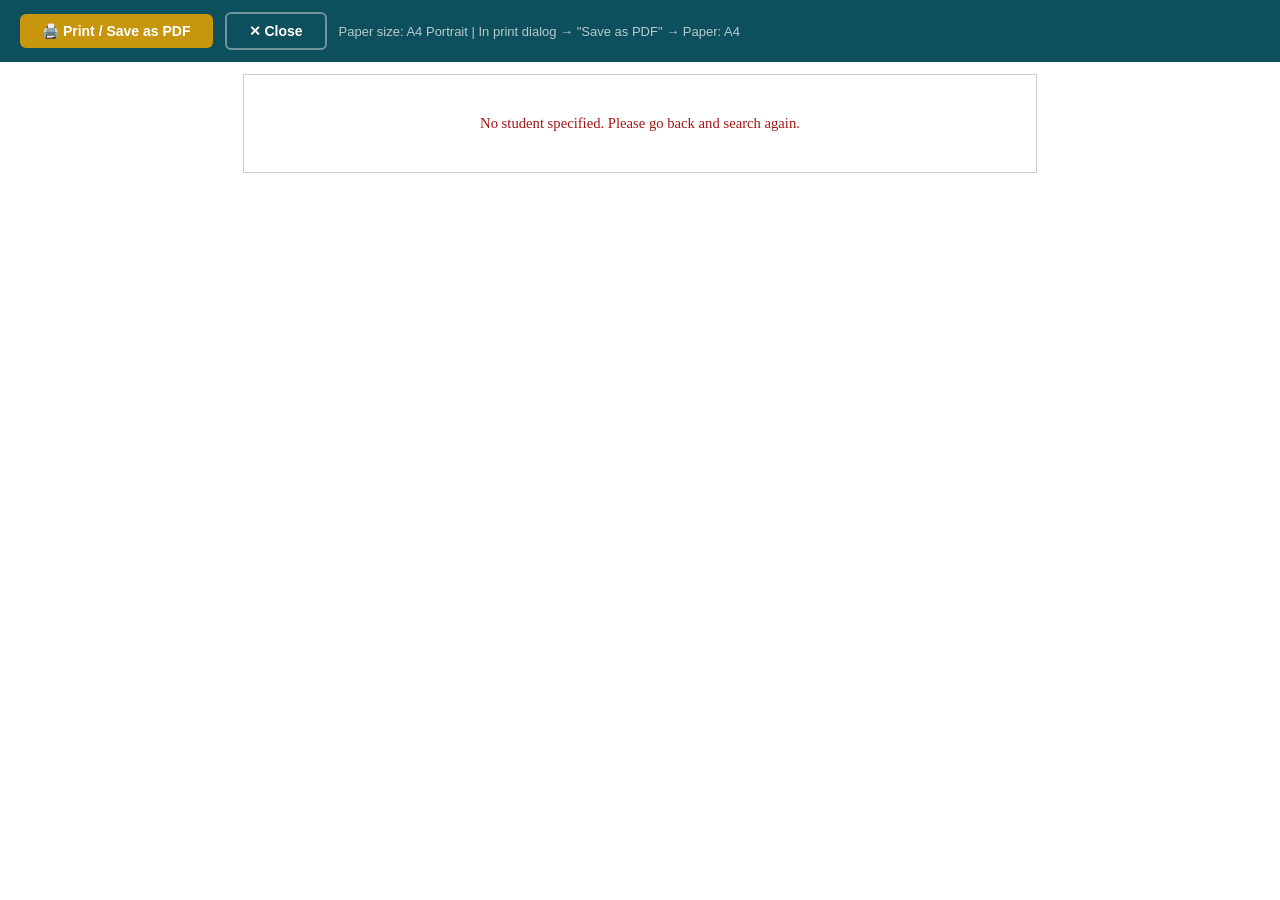
<file: result-print.html>
<!DOCTYPE html>
<html lang="en">
<head>
  <meta charset="UTF-8" />
  <meta name="viewport" content="width=device-width, initial-scale=1.0" />
  <title>Result Card – GGHS Kagdana</title>
  <style>
    /* ── Base ── */
    * { box-sizing: border-box; margin: 0; padding: 0; }
    body {
      font-family: 'Times New Roman', Times, serif;
      font-size: 11pt;
      color: #000;
      background: #fff;
      padding: 0;
    }

    /* ── Print button (screen only) ── */
    .print-btn-bar {
      background: #0d4f5c;
      padding: 12px 20px;
      display: flex;
      gap: 12px;
      align-items: center;
    }
    .print-btn-bar button {
      background: #c8960c;
      color: #fff;
      border: none;
      padding: 9px 22px;
      border-radius: 6px;
      font-size: 14px;
      font-weight: bold;
      cursor: pointer;
      font-family: Arial, sans-serif;
    }
    .print-btn-bar button:hover { background: #a67a08; }
    .print-btn-bar .close-btn { background: transparent; border: 2px solid rgba(255,255,255,.4); color: #fff; }
    .print-btn-bar span { color: rgba(255,255,255,.7); font-size: 13px; font-family: Arial, sans-serif; }

    /* ── A4 card ── */
    .rc {
      max-width: 210mm;
      margin: 12px auto;
      border: 1px solid #ccc;
      background: #fff;
    }

    /* HEAD */
    .rc-head {
      background: #0d4f5c;
      color: #fff;
      padding: 18px 24px;
      text-align: center;
    }
    .rc-head .school-logo { font-size: 2rem; margin-bottom: 6px; }
    .rc-head .school-name {
      font-size: 16pt;
      font-weight: bold;
      letter-spacing: .02em;
      color: #e8c97e;
    }
    .rc-head .school-addr {
      font-size: 9pt;
      color: rgba(255,255,255,.7);
      margin-top: 4px;
    }
    .rc-head .exam-title {
      margin-top: 12px;
      background: rgba(200,150,12,.25);
      border: 1px solid rgba(200,150,12,.5);
      display: inline-block;
      padding: 4px 20px;
      border-radius: 99px;
      font-size: 9pt;
      font-weight: bold;
      letter-spacing: .12em;
      text-transform: uppercase;
      color: #e8c97e;
    }

    /* STUDENT INFO */
    .rc-student {
      padding: 14px 24px 10px;
      border-bottom: 2px solid #0d4f5c;
    }
    .student-name {
      font-size: 17pt;
      font-weight: bold;
      color: #0d4f5c;
      margin-bottom: 10px;
      border-bottom: 1px dashed #ccc;
      padding-bottom: 8px;
    }
    .meta-table {
      width: 100%;
      border-collapse: collapse;
      font-size: 10pt;
    }
    .meta-table td {
      padding: 4px 8px;
      border: 1px solid #ddd;
      width: 25%;
    }
    .meta-table td:nth-child(odd) {
      background: #f0f6f7;
      font-weight: bold;
      color: #0d4f5c;
      font-size: 8pt;
      text-transform: uppercase;
      letter-spacing: .04em;
      width: 16%;
    }
    .meta-table td:nth-child(even) {
      width: 34%;
    }

    /* MARKS TABLE */
    .rc-body { padding: 12px 24px; }
    .marks-table {
      width: 100%;
      border-collapse: collapse;
      font-size: 10pt;
      margin-top: 8px;
    }
    .marks-table thead tr {
      background: #0d4f5c;
      color: #fff;
    }
    .marks-table thead th {
      padding: 8px 10px;
      font-size: 8.5pt;
      font-weight: bold;
      letter-spacing: .05em;
      text-align: center;
      border: 1px solid #0a3d48;
    }
    .marks-table thead th:nth-child(2) { text-align: left; }
    .marks-table tbody tr { border-bottom: 1px solid #ddd; }
    .marks-table tbody tr:nth-child(even) { background: #f8f8f8; }
    .marks-table tbody td {
      padding: 7px 10px;
      text-align: center;
      border: 1px solid #ddd;
    }
    .marks-table tbody td:nth-child(2) { text-align: left; font-weight: bold; }
    .marks-table tbody td.obt { font-weight: bold; color: #0d4f5c; font-size: 11pt; }
    .marks-table tfoot tr { background: #fdf5dc; border-top: 2px solid #c8960c; }
    .marks-table tfoot td {
      padding: 9px 10px;
      text-align: center;
      font-weight: bold;
      font-size: 11pt;
      border: 1px solid #c8960c;
    }

    /* GRADES */
    .grade { display: inline-block; padding: 2px 10px; border-radius: 99px; font-size: 9pt; font-weight: bold; }
    .g-a1, .g-a2 { background: #d5f5e3; color: #117a45; }
    .g-b1, .g-b2 { background: #d6eaf8; color: #1a5276; }
    .g-c1, .g-c2 { background: #fef9e7; color: #7d6608; }
    .g-d  { background: #fde8e8; color: #7a0f0f; }
    .g-e, .g-f { background: #2c3e50; color: #fff; }
    .pass-text { color: #117a45; font-weight: bold; }
    .fail-text { color: #a31515; font-weight: bold; }

    /* SUMMARY BOXES */
    .summary-row {
      display: table;
      width: 100%;
      border-collapse: collapse;
      margin-top: 14px;
    }
    .sum-box {
      display: table-cell;
      text-align: center;
      padding: 12px 8px;
      border: 1px solid #ddd;
      background: #f8f8f8;
    }
    .sum-box:first-child { border-left: 3px solid #0d4f5c; }
    .sum-box.pass-box { background: #d5f5e3; border-color: #27ae60; }
    .sum-box.fail-box { background: #fde8e8; border-color: #c0392b; }
    .sum-val { font-size: 18pt; font-weight: bold; color: #0d4f5c; line-height: 1; }
    .sum-lbl { font-size: 7.5pt; font-weight: bold; text-transform: uppercase; letter-spacing: .07em; color: #666; margin-top: 3px; }

    /* GRADE SCALE */
    .grade-scale {
      margin-top: 12px;
      background: #fffbf0;
      border: 1px solid rgba(200,150,12,.3);
      padding: 8px 12px;
      border-radius: 4px;
    }
    .grade-scale .gs-title {
      font-size: 8pt; font-weight: bold; color: #0d4f5c;
      text-transform: uppercase; letter-spacing: .07em;
      margin-bottom: 5px;
    }
    .grade-scale .gs-items {
      font-size: 8pt;
      color: #333;
      line-height: 1.7;
    }

    /* FOOTER */
    .rc-footer {
      padding: 14px 24px;
      border-top: 1px dashed #bbb;
      display: flex;
      justify-content: space-between;
      align-items: flex-end;
      flex-wrap: wrap;
      gap: 12px;
      margin-top: 10px;
    }
    .rc-footer .note { font-size: 8pt; color: #888; }
    .sig-area { display: flex; gap: 36px; }
    .sig-block { text-align: center; }
    .sig-line { width: 100px; height: 1px; background: #000; margin: 0 auto 3px; }
    .sig-block .sig-lbl { font-size: 8pt; color: #555; }

    /* Remarks */
    .remarks { margin-top: 10px; background: #e8f4f8; border-left: 4px solid #0d4f5c; padding: 8px 12px; font-size: 9.5pt; border-radius: 0 4px 4px 0; }
    .remarks strong { color: #0d4f5c; }

    /* ── PRINT STYLES ── */
    @media print {
      @page { size: A4 portrait; margin: 8mm 10mm; }
      body { margin: 0; padding: 0; }
      .print-btn-bar { display: none !important; }
      .rc { margin: 0; border: none; max-width: 100%; }
      .rc-head { -webkit-print-color-adjust: exact; print-color-adjust: exact; }
      .marks-table thead tr { -webkit-print-color-adjust: exact; print-color-adjust: exact; }
      .summary-row, .sum-box, .marks-table tbody tr:nth-child(even) {
        -webkit-print-color-adjust: exact; print-color-adjust: exact;
      }
      .pass-box, .fail-box, .grade-scale, .g-a1, .g-a2, .g-b1, .g-b2, .g-c1, .g-c2, .g-d, .g-e {
        -webkit-print-color-adjust: exact; print-color-adjust: exact;
      }
    }
  </style>
</head>
<body>

<div class="print-btn-bar" id="btnBar">
  <button onclick="window.print()">🖨️ Print / Save as PDF</button>
  <button class="close-btn" onclick="window.close()">✕ Close</button>
  <span>Paper size: A4 Portrait | In print dialog → "Save as PDF" → Paper: A4</span>
</div>

<div class="rc" id="rc">
  <!-- filled by JS -->
</div>

<script src="datastore.js"></script>
<script src="common.js"></script>
<script>
function getGradeClass(g) {
  const m = { A1:'g-a1', A2:'g-a2', B1:'g-b1', B2:'g-b2', C1:'g-c1', C2:'g-c2', D:'g-d', E:'g-e', F:'g-f' };
  return m[g] || 'g-e';
}
function getGrade(pct) {
  pct = Number(pct);
  if (pct >= 91) return 'A1'; if (pct >= 81) return 'A2';
  if (pct >= 71) return 'B1'; if (pct >= 61) return 'B2';
  if (pct >= 51) return 'C1'; if (pct >= 41) return 'C2';
  if (pct >= 33) return 'D'; return 'E';
}
function gradeLabel(g) {
  const m = { A1:'Outstanding', A2:'Excellent', B1:'Very Good', B2:'Good', C1:'Average', C2:'Satisfactory', D:'Pass', E:'Needs Improvement' };
  return m[g] || '';
}
function fmtDate(d) {
  if (!d) return '—';
  try { return new Date(d).toLocaleDateString('en-IN', { day:'numeric', month:'long', year:'numeric' }); }
  catch { return d; }
}

(async function () {
  await DataStore.load();

  // Get student data from URL param
  const params = new URLSearchParams(location.search);
  const roll   = params.get('roll');
  const year   = params.get('year');
  const cls    = params.get('class');

  if (!roll) { document.getElementById('rc').innerHTML = '<p style="padding:40px;text-align:center;color:#a31515">No student specified. Please go back and search again.</p>'; return; }

  const results = DataStore.get('results');
  let found = results.filter(r => String(r.rollNo).toLowerCase() === roll.toLowerCase() || String(r.srn||'').toLowerCase() === roll.toLowerCase());
  if (year) found = found.filter(r => String(r.year) === year);
  if (cls)  found = found.filter(r => String(r.class) === cls);

  if (!found.length) { document.getElementById('rc').innerHTML = '<p style="padding:40px;text-align:center;color:#a31515">Result not found. Please go back and try again.</p>'; return; }

  const s = found[0];
  const subs = s.subjects || {};
  const subKeys = Object.keys(subs);
  let totalMax = 0, totalObt = 0, failSubs = 0;
  subKeys.forEach(k => {
    const mx = Number(subs[k].max || 0);
    const ob = Number(subs[k].obt || 0);
    totalMax += mx; totalObt += ob;
    if (mx && (ob / mx) * 100 < 33) failSubs++;
  });
  const pct = totalMax ? (totalObt / totalMax) * 100 : 0;
  const grade = getGrade(pct);
  const passed = pct >= 33 && failSubs === 0;

  document.title = `Result – ${s.name} – GGHS Kagdana`;

  document.getElementById('rc').innerHTML = `
    <div class="rc-head">
      <div class="school-logo">🏫</div>
      <div class="school-name">Govt. Girls High School Kagdana</div>
      <div class="school-addr">Tehsil Nathusari Chopta, District Sirsa, Haryana – 125110 &nbsp;|&nbsp; gghs4700kagdana@gmail.com</div>
      <div class="exam-title">Annual Examination Result — ${s.year || '______'}</div>
    </div>

    <div class="rc-student">
      <div class="student-name">${s.name}</div>
      <table class="meta-table">
        <tr>
          <td>Roll No.</td><td>${s.rollNo || '—'}</td>
          <td>SRN</td><td>${s.srn || '—'}</td>
        </tr>
        <tr>
          <td>Class</td><td>${s.class ? 'Class ' + s.class + (s.section ? ' – ' + s.section : '') : '—'}</td>
          <td>Exam Year</td><td>${s.year || '—'}</td>
        </tr>
        <tr>
          <td>Date of Birth</td><td>${fmtDate(s.dob)}</td>
          <td>Father's Name</td><td>${s.fatherName || '—'}</td>
        </tr>
        <tr>
          <td>Mother's Name</td><td colspan="3">${s.motherName || '—'}</td>
        </tr>
      </table>
    </div>

    <div class="rc-body">
      <table class="marks-table">
        <thead>
          <tr>
            <th>S.No.</th>
            <th>Subject</th>
            <th>Max Marks</th>
            <th>Marks Obtained</th>
            <th>Percentage</th>
            <th>Grade</th>
            <th>Status</th>
          </tr>
        </thead>
        <tbody>
          ${subKeys.map((k, i) => {
            const mx = Number(subs[k].max || 0);
            const ob = Number(subs[k].obt || 0);
            const sp = mx ? (ob / mx) * 100 : 0;
            const sg = getGrade(sp);
            const spas = sp >= 33;
            return `<tr>
              <td>${i + 1}</td>
              <td>${k}</td>
              <td>${mx}</td>
              <td class="obt">${ob}</td>
              <td>${sp.toFixed(1)}%</td>
              <td><span class="grade ${getGradeClass(sg)}">${sg}</span></td>
              <td class="${spas ? 'pass-text' : 'fail-text'}">${spas ? 'PASS' : 'FAIL'}</td>
            </tr>`;
          }).join('')}
        </tbody>
        <tfoot>
          <tr>
            <td colspan="2" style="text-align:left">GRAND TOTAL</td>
            <td>${totalMax}</td>
            <td style="color:#0d4f5c">${totalObt}</td>
            <td>${pct.toFixed(1)}%</td>
            <td><span class="grade ${getGradeClass(grade)}">${grade}</span></td>
            <td class="${passed ? 'pass-text' : 'fail-text'}">${passed ? 'PASS' : 'FAIL'}</td>
          </tr>
        </tfoot>
      </table>

      <!-- SUMMARY -->
      <div class="summary-row">
        <div class="sum-box">
          <div class="sum-val">${totalObt} / ${totalMax}</div>
          <div class="sum-lbl">Marks Obtained</div>
        </div>
        <div class="sum-box">
          <div class="sum-val">${pct.toFixed(1)}%</div>
          <div class="sum-lbl">Percentage</div>
        </div>
        <div class="sum-box">
          <div class="sum-val"><span class="grade ${getGradeClass(grade)}">${grade}</span></div>
          <div class="sum-lbl">Overall Grade</div>
        </div>
        <div class="sum-box">
          <div class="sum-val" style="font-size:11pt">${gradeLabel(grade)}</div>
          <div class="sum-lbl">Grade Meaning</div>
        </div>
        <div class="sum-box ${passed ? 'pass-box' : 'fail-box'}">
          <div class="sum-val" style="font-size:20pt">${passed ? '✓ PASS' : '✗ FAIL'}</div>
          <div class="sum-lbl">Final Result</div>
        </div>
        ${s.position ? `<div class="sum-box"><div class="sum-val">${s.position}</div><div class="sum-lbl">Class Rank</div></div>` : ''}
      </div>

      <!-- GRADE SCALE -->
      <div class="grade-scale">
        <div class="gs-title">Grade Scale (HBSE)</div>
        <div class="gs-items">
          A1 ≥ 91% – Outstanding &nbsp;|&nbsp; A2 81–90% – Excellent &nbsp;|&nbsp; B1 71–80% – Very Good &nbsp;|&nbsp;
          B2 61–70% – Good &nbsp;|&nbsp; C1 51–60% – Average &nbsp;|&nbsp; C2 41–50% – Satisfactory &nbsp;|&nbsp;
          D 33–40% – Pass &nbsp;|&nbsp; E below 33% – Needs Improvement (Fail)
        </div>
      </div>

      ${s.remarks ? `<div class="remarks"><strong>Remarks:</strong> ${s.remarks}</div>` : ''}
    </div>

    <div class="rc-footer">
      <div class="note">
        <div>Printed on: ${new Date().toLocaleDateString('en-IN', { day:'numeric', month:'long', year:'numeric' })}</div>
        <div style="margin-top:3px">This is a computer-generated result. For any discrepancy, please contact school office.</div>
      </div>
      <div class="sig-area">
        <div class="sig-block"><div class="sig-line"></div><div class="sig-lbl">Class Teacher</div></div>
        <div class="sig-block"><div class="sig-line"></div><div class="sig-lbl">Headmaster</div></div>
        <div class="sig-block"><div class="sig-line" style="width:70px"></div><div class="sig-lbl">School Seal</div></div>
      </div>
    </div>`;

  // Auto-trigger print if ?print=1
  if (params.get('print') === '1') {
    setTimeout(() => window.print(), 800);
  }
})();
</script>
</body>
</html>
</file>
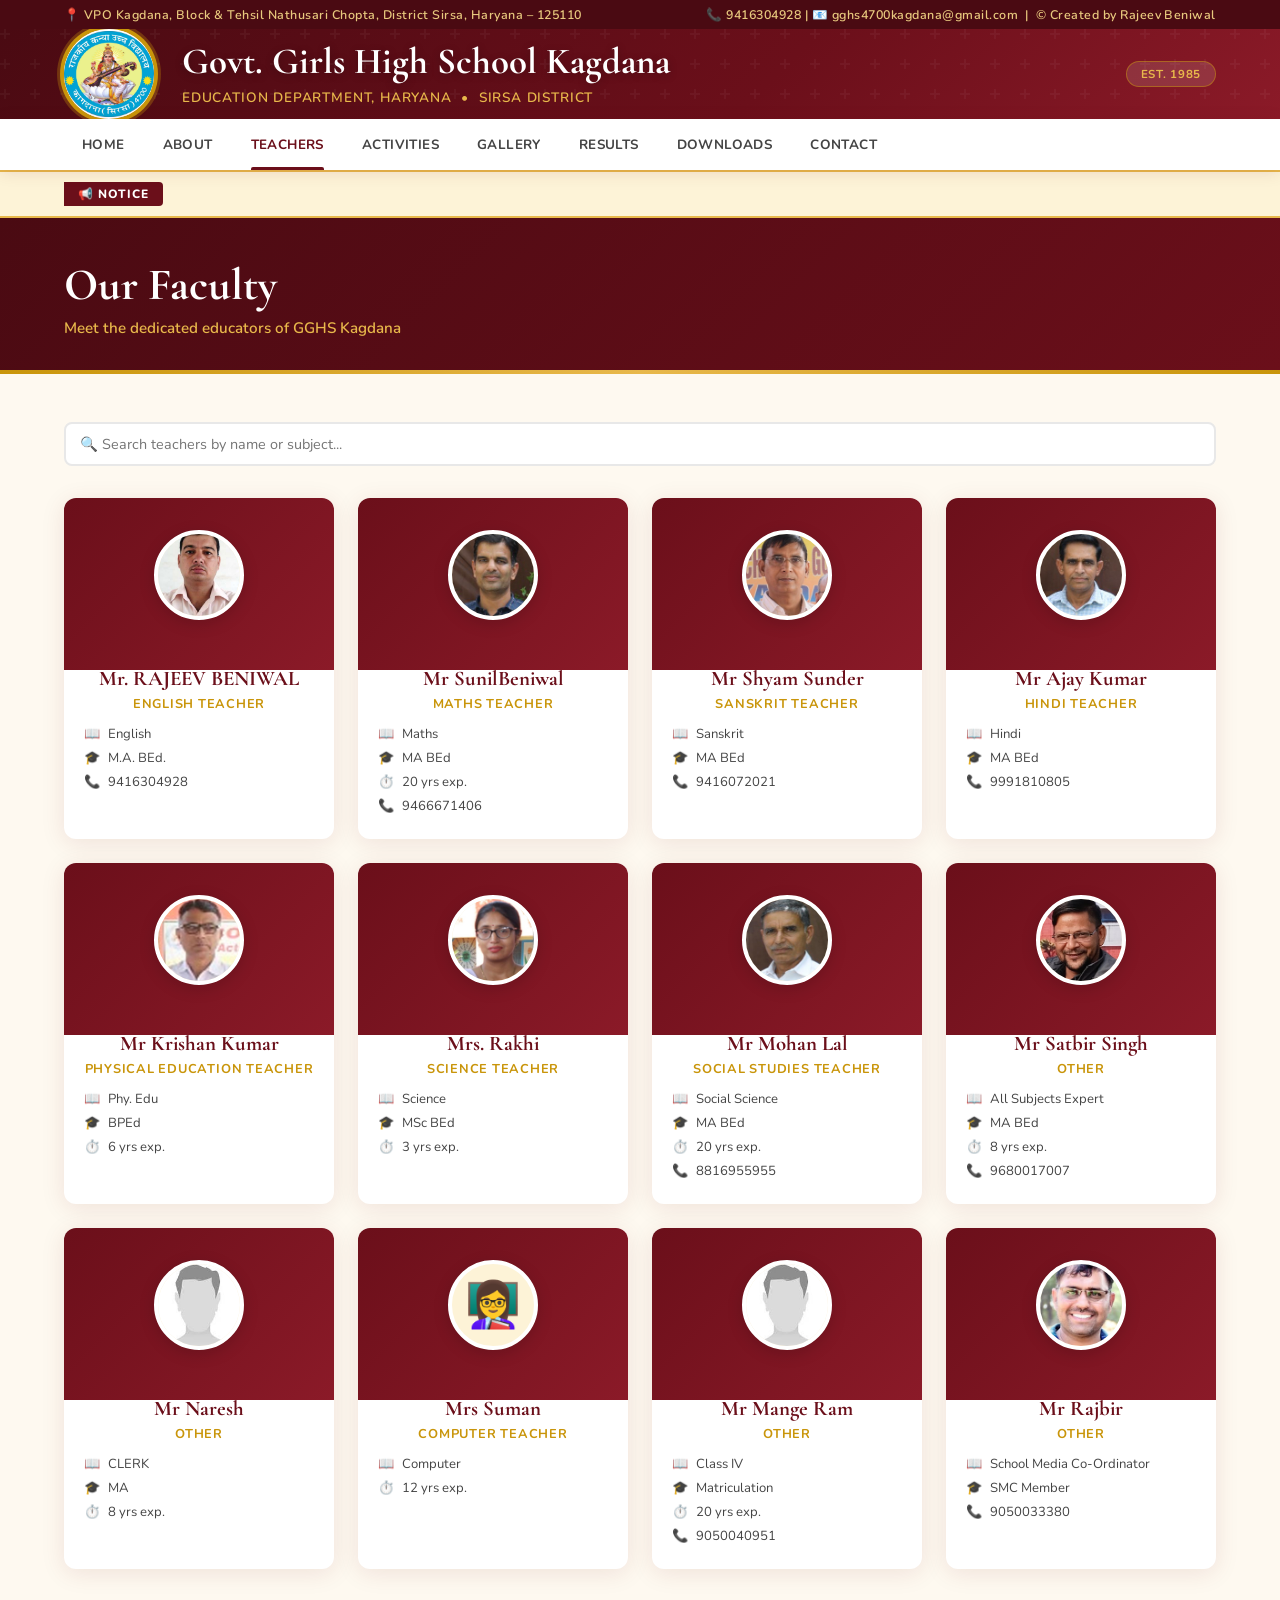
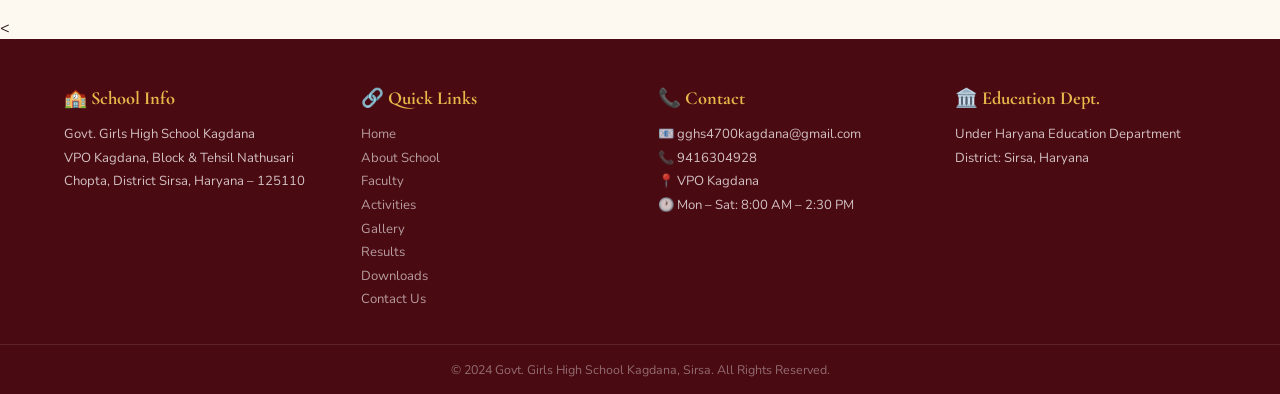
<file: teachers.html>
<!DOCTYPE html>
<html lang="en">
<head>
  <meta charset="UTF-8" />
  <meta name="viewport" content="width=device-width, initial-scale=1.0" />
  <title>Teachers – Govt Girls High School Kagdana</title>
  <link rel="stylesheet" href="style.css" />
  <style>
    .teacher-card { background:var(--white); border-radius:var(--radius); box-shadow:var(--shadow); overflow:hidden; text-align:center; transition:all var(--transition); }
    .teacher-card:hover { transform:translateY(-6px); box-shadow:var(--shadow-lg); }
    .tc-header { background:linear-gradient(135deg,var(--maroon),var(--maroon-lt)); padding:32px 20px 50px; position:relative; }
    .tc-avatar { width:90px; height:90px; border-radius:50%; background:var(--gold-pale); display:flex; align-items:center; justify-content:center; font-size:2.8rem; margin:0 auto; border:4px solid var(--white); box-shadow:0 4px 16px rgba(0,0,0,.15); position:relative; z-index:1; overflow:hidden; }
    .tc-avatar img { width:100%; height:100%; object-fit:cover; }
    .tc-body { padding:16px 20px 24px; margin-top:-20px; }
    .tc-name { font-family:'Cormorant Garamond',serif; font-size:1.3rem; font-weight:700; color:var(--maroon); margin-bottom:4px; }
    .tc-desig { font-size:.8rem; font-weight:700; color:var(--gold); text-transform:uppercase; letter-spacing:.06em; margin-bottom:12px; }
    .tc-info { display:flex; flex-direction:column; gap:6px; text-align:left; font-size:.82rem; }
    .tc-info-row { display:flex; gap:8px; align-items:flex-start; }
    .tc-info-row span:first-child { flex-shrink:0; }
    .tc-info-row span:last-child { color:var(--gray-700); }
    .head-tag { position:absolute; top:12px; right:12px; background:var(--gold); color:var(--white); font-size:.65rem; font-weight:800; letter-spacing:.08em; text-transform:uppercase; padding:3px 10px; border-radius:99px; }
    .empty-state { text-align:center; padding:80px 20px; color:var(--gray-500); }
    .search-bar { display:flex; gap:12px; margin-bottom:32px; }
    .search-bar input { flex:1; }
  </style>
</head>
<body>

<div class="topbar">
  <div class="tb-inner">
    <span class="topbar-address">📍 Village Kagdana, Sirsa, Haryana</span>
    <span><span class="topbar-contact"></span> &nbsp;|&nbsp; <a href="admin.html">   ©️ Created by Rajeev Beniwal</a></span>
  </div>
</div>

<header>
  <div class="header-inner container">
    <div class="school-logo">🏫</div>
    <div class="school-info">
      <div class="school-name">Govt. Girls High School Kagdana</div>
      <div class="school-sub">Education Department, Haryana &nbsp;•&nbsp; Sirsa District</div>
    </div>
    <div class="header-badges"><span class="badge">Est. 1985</span></div>
  </div>
</header>

<nav>
  <div class="nav-inner container">
    <ul class="nav-links" id="navLinks">
      <li><a href="index.html">Home</a></li>
      <li><a href="about.html">About</a></li>
      <li><a href="teachers.html">Teachers</a></li>
      <li><a href="activities.html">Activities</a></li>
      <li><a href="gallery.html">Gallery</a></li>
      <li><a href="results.html">Results</a></li>
      <li><a href="download.html">Downloads</a></li>
      <li><a href="contact.html">Contact</a></li>
    </ul>
    <button class="hamburger" id="hamburger" aria-label="Menu"><span></span><span></span><span></span></button>
  </div>
</nav>

<div class="ticker-wrap">
  <div class="ticker-inner container">
    <span class="ticker-label">📢 Notice</span>
    <div style="overflow:hidden;flex:1"><p class="ticker-text" id="tickerText">Loading...</p></div>
  </div>
</div>

<div class="page-hero">
  <div class="container">
    <h1> Our Faculty</h1>
    <p>Meet the dedicated educators of GGHS Kagdana</p>
  </div>
</div>

<main>
  <div class="container">

    <!-- SEARCH -->
    <div class="search-bar">
      <input type="text" class="form-control" id="teacherSearch" placeholder="🔍 Search teachers by name or subject..." oninput="filterTeachers()" />
    </div>

    <!-- PRINCIPAL SPOTLIGHT (if exists) -->
    <div id="principalSpot" class="hidden" style="margin-bottom:36px"></div>

    <!-- GRID -->
    <div id="teacherGrid" class="grid-4"></div>

  </div>
</main>

<<!-- FOOTER -->
<footer>
  <div class="container">
    <div class="footer-top">
      <div class="footer-col"><h4>🏫 School Info</h4><p class="footer-address">Govt. Girls High School Kagdana<br>Village Kagdana, Sirsa, Haryana</p></div>
      <div class="footer-col"><h4>🔗 Quick Links</h4><ul>
        <li><a href="index.html">Home</a></li><li><a href="about.html">About School</a></li>
        <li><a href="teachers.html">Faculty</a></li><li><a href="activities.html">Activities</a></li>
        <li><a href="gallery.html">Gallery</a></li><li><a href="results.html">Results</a></li>
          <li><a href="download.html">Downloads</a></li>
          <li><a href="contact.html">Contact Us</a></li>
      </ul></div>
      <div class="footer-col"><h4>📞 Contact</h4><p class="footer-contact-info">📧 gghs.kagdana@gmail.com<br>📍 Village Kagdana, Sirsa<br>🕐 Mon – Sat: 8:00 AM – 2:00 PM</p></div>
      <div class="footer-col"><h4>🏛️ Education Dept.</h4><p>Under Haryana Education Department<br>District: Sirsa, Haryana</p></div>
    </div>
  </div>
  <div class="footer-bar"><div class="container">© 2024 Govt. Girls High School Kagdana, Sirsa. All Rights Reserved.</div></div>
</footer>

<script src="common.js"></script>
<script>
let allTeachers = [];

function teacherCard(t) {
  const isHead = t.designation && (t.designation.toLowerCase().includes('principal') || t.designation.toLowerCase().includes('head'));
  return `
    <div class="teacher-card">
      <div class="tc-header">
        ${isHead ? '<span class="head-tag">⭐ Head</span>' : ''}
        <div class="tc-avatar">
          ${t.photo ? `<img src="${t.photo}" alt="${t.name}" />` : '👩‍🏫'}
        </div>
      </div>
      <div class="tc-body">
        <div class="tc-name">${t.name}</div>
        <div class="tc-desig">${t.designation||'Teacher'}</div>
        <div class="tc-info">
          ${t.subject ? `<div class="tc-info-row"><span>📖</span><span>${t.subject}</span></div>` : ''}
          ${t.qualification ? `<div class="tc-info-row"><span>🎓</span><span>${t.qualification}</span></div>` : ''}
          ${t.experience ? `<div class="tc-info-row"><span>⏱️</span><span>${t.experience} yrs exp.</span></div>` : ''}
          ${t.phone ? `<div class="tc-info-row"><span>📞</span><span>${t.phone}</span></div>` : ''}
        </div>
      </div>
    </div>
  `;
}

function renderTeachers(teachers) {
  const grid = document.getElementById('teacherGrid');
  if (!teachers.length) {
    grid.innerHTML = `<div class="empty-state" style="grid-column:1/-1">
      <div style="font-size:3rem;margin-bottom:16px">👩‍🏫</div>
      <p>No teacher profiles added yet.</p>
      <small>Teacher profiles will appear here once updated by the admin.</small>
    </div>`;
    return;
  }
  const head = teachers.filter(t => t.designation && (t.designation.toLowerCase().includes('principal') || t.designation.toLowerCase().includes('head')));
  const others = teachers.filter(t => !(t.designation && (t.designation.toLowerCase().includes('principal') || t.designation.toLowerCase().includes('head'))));

  // Principal spotlight
  const ps = document.getElementById('principalSpot');
  if (head.length) {
    ps.classList.remove('hidden');
    ps.innerHTML = `
      <div style="background:linear-gradient(135deg,var(--maroon-dk),var(--maroon));border-radius:var(--radius);padding:32px;color:var(--white);display:flex;gap:28px;align-items:center;flex-wrap:wrap">
        <div style="width:100px;height:100px;border-radius:50%;background:var(--gold-pale);display:flex;align-items:center;justify-content:center;font-size:3rem;border:4px solid var(--gold);flex-shrink:0;overflow:hidden">
          ${head[0].photo ? `<img src="${head[0].photo}" style="width:100%;height:100%;object-fit:cover" />` : '👩‍🏫'}
        </div>
        <div>
          <div style="font-size:.72rem;font-weight:800;letter-spacing:.1em;text-transform:uppercase;color:var(--gold-lt);margin-bottom:6px">School Head / Principal</div>
          <div style="font-family:'Cormorant Garamond',serif;font-size:2rem;font-weight:700">${head[0].name}</div>
          <div style="color:var(--gold-lt);font-weight:600;margin-top:4px">${head[0].designation} ${head[0].subject?'· '+head[0].subject:''}</div>
          ${head[0].qualification ? `<div style="color:rgba(255,255,255,.7);font-size:.85rem;margin-top:4px">🎓 ${head[0].qualification}</div>` : ''}
          ${head[0].experience ? `<div style="color:rgba(255,255,255,.7);font-size:.85rem;margin-top:2px">⏱️ ${head[0].experience} years of experience</div>` : ''}
        </div>
      </div>`;
  } else { ps.classList.add('hidden'); }

  grid.innerHTML = others.map(teacherCard).join('');
}

function filterTeachers() {
  const q = document.getElementById('teacherSearch').value.toLowerCase();
  const filtered = allTeachers.filter(t =>
    t.name.toLowerCase().includes(q) ||
    (t.subject||'').toLowerCase().includes(q) ||
    (t.designation||'').toLowerCase().includes(q)
  );
  renderTeachers(filtered);
}

allTeachers = DB.get('teachers', []);
renderTeachers(allTeachers);
</script>
</body>
</html>
</file>
<file: style.css>
/* =========================================
   GGHS Kagdana – Shared Stylesheet
   Theme: Regal Maroon & Gold
   ========================================= */

@import url('https://fonts.googleapis.com/css2?family=Cormorant+Garamond:ital,wght@0,400;0,600;0,700;1,400&family=Nunito:wght@300;400;600;700;800&display=swap');

:root {
  --maroon:     #6b0f1a;
  --maroon-dk:  #4a0a12;
  --maroon-lt:  #8b1a28;
  --gold:       #c9950a;
  --gold-lt:    #e8b84b;
  --gold-pale:  #fdf3d7;
  --cream:      #fef9f0;
  --white:      #ffffff;
  --gray-100:   #f5f5f5;
  --gray-200:   #e8e8e8;
  --gray-500:   #888;
  --gray-700:   #444;
  --text:       #2a1a1a;
  --shadow:     0 4px 24px rgba(107,15,26,.10);
  --shadow-lg:  0 8px 48px rgba(107,15,26,.16);
  --radius:     12px;
  --radius-sm:  8px;
  --transition: .25s ease;
}

*, *::before, *::after { box-sizing: border-box; margin: 0; padding: 0; }

html { scroll-behavior: smooth; }

body {
  font-family: 'Nunito', sans-serif;
  background: var(--cream);
  color: var(--text);
  min-height: 100vh;
  display: flex;
  flex-direction: column;
}

/* ===== TOPBAR ===== */
.topbar {
  background: var(--maroon-dk);
  color: #e8c97e;
  font-size: .78rem;
  font-weight: 600;
  letter-spacing: .04em;
  padding: 6px 0;
}
.topbar .tb-inner {
  max-width: 1200px;
  margin: auto;
  padding: 0 24px;
  display: flex;
  justify-content: space-between;
  align-items: center;
  gap: 12px;
  flex-wrap: wrap;
}
.topbar a { color: #e8c97e; text-decoration: none; }
.topbar a:hover { color: #fff; }

/* ===== HEADER ===== */
header {
  background: linear-gradient(135deg, var(--maroon-dk) 0%, var(--maroon) 60%, var(--maroon-lt) 100%);
  position: relative;
  overflow: hidden;
}
header::before {
  content: '';
  position: absolute;
  inset: 0;
  background: url("data:image/svg+xml,%3Csvg width='60' height='60' viewBox='0 0 60 60' xmlns='http://www.w3.org/2000/svg'%3E%3Cg fill='none' fill-rule='evenodd'%3E%3Cg fill='%23ffffff' fill-opacity='0.04'%3E%3Cpath d='M36 34v-4h-2v4h-4v2h4v4h2v-4h4v-2h-4zm0-30V0h-2v4h-4v2h4v4h2V6h4V4h-4zM6 34v-4H4v4H0v2h4v4h2v-4h4v-2H6zM6 4V0H4v4H0v2h4v4h2V6h4V4H6z'/%3E%3C/g%3E%3C/g%3E%3C/svg%3E");
  pointer-events: none;
}
.header-inner {
  max-width: 1200px;
  margin: auto;
  padding: 28px 24px;
  display: flex;
  align-items: center;
  gap: 28px;
  position: relative;
  z-index: 1;
}
.school-logo {
  width: 90px; height: 90px;
  background: var(--white);
  border-radius: 50%;
  display: flex; align-items: center; justify-content: center;
  font-size: 2.6rem;
  box-shadow: 0 0 0 4px var(--gold), 0 0 0 7px rgba(201,149,10,.3);
  flex-shrink: 0;
}
.school-info { flex: 1; }
.school-name {
  font-family: 'Cormorant Garamond', serif;
  font-size: clamp(1.4rem, 3vw, 2.3rem);
  font-weight: 700;
  color: var(--white);
  line-height: 1.15;
  text-shadow: 0 2px 8px rgba(0,0,0,.25);
}
.school-sub {
  font-size: .85rem;
  color: var(--gold-lt);
  font-weight: 600;
  letter-spacing: .06em;
  text-transform: uppercase;
  margin-top: 4px;
}
.school-urdu {
  font-size: 1.1rem;
  color: #f0d9a0;
  margin-top: 2px;
  font-weight: 700;
  direction: rtl;
}
.header-badges {
  display: flex;
  flex-direction: column;
  gap: 8px;
  align-items: flex-end;
  flex-shrink: 0;
}
.badge {
  background: rgba(255,255,255,.12);
  border: 1px solid rgba(201,149,10,.5);
  color: var(--gold-lt);
  font-size: .72rem;
  font-weight: 700;
  letter-spacing: .06em;
  padding: 4px 14px;
  border-radius: 99px;
  text-transform: uppercase;
}

/* ===== NAVBAR ===== */
nav {
  background: var(--white);
  box-shadow: 0 2px 16px rgba(107,15,26,.12);
  position: sticky;
  top: 0;
  z-index: 100;
}
.nav-inner {
  max-width: 1200px;
  margin: auto;
  padding: 0 24px;
  display: flex;
  align-items: center;
  justify-content: space-between;
}
.nav-links {
  display: flex;
  list-style: none;
  gap: 2px;
}
.nav-links a {
  display: block;
  padding: 16px 18px;
  text-decoration: none;
  color: var(--gray-700);
  font-weight: 700;
  font-size: .84rem;
  letter-spacing: .03em;
  text-transform: uppercase;
  transition: color var(--transition);
  position: relative;
}
.nav-links a::after {
  content: '';
  position: absolute;
  bottom: 0; left: 18px; right: 18px;
  height: 3px;
  background: var(--maroon);
  transform: scaleX(0);
  border-radius: 2px 2px 0 0;
  transition: transform var(--transition);
}
.nav-links a:hover,
.nav-links a.active { color: var(--maroon); }
.nav-links a:hover::after,
.nav-links a.active::after { transform: scaleX(1); }

.nav-admin-btn {
  background: var(--maroon);
  color: var(--white) !important;
  padding: 8px 20px !important;
  border-radius: var(--radius-sm);
  font-size: .78rem !important;
  letter-spacing: .05em !important;
  transition: background var(--transition) !important;
}
.nav-admin-btn:hover { background: var(--maroon-dk) !important; color: var(--white) !important; }
.nav-admin-btn::after { display: none !important; }

.hamburger { display: none; cursor: pointer; background: none; border: none; padding: 8px; }
.hamburger span {
  display: block; width: 22px; height: 2px;
  background: var(--maroon); margin: 5px 0;
  transition: var(--transition);
}

/* ===== PAGE HERO ===== */
.page-hero {
  background: linear-gradient(135deg, var(--maroon-dk), var(--maroon));
  color: var(--white);
  padding: 40px 0 36px;
  position: relative;
  overflow: hidden;
}
.page-hero::after {
  content: '';
  position: absolute;
  bottom: 0; left: 0; right: 0;
  height: 4px;
  background: linear-gradient(90deg, var(--gold), var(--gold-lt), var(--gold));
}
.page-hero h1 {
  font-family: 'Cormorant Garamond', serif;
  font-size: clamp(1.8rem, 4vw, 2.8rem);
  font-weight: 700;
}
.page-hero p { color: var(--gold-lt); margin-top: 6px; font-size: .95rem; font-weight: 600; }

/* ===== MAIN CONTAINER ===== */
.container {
  max-width: 1200px;
  margin: auto;
  padding: 0 24px;
}
main { flex: 1; padding: 48px 0; }

/* ===== SECTION HEADING ===== */
.section-head {
  text-align: center;
  margin-bottom: 40px;
}
.section-head h2 {
  font-family: 'Cormorant Garamond', serif;
  font-size: clamp(1.6rem, 3vw, 2.2rem);
  font-weight: 700;
  color: var(--maroon);
}
.gold-line {
  display: inline-block;
  width: 60px; height: 3px;
  background: linear-gradient(90deg, var(--gold), var(--gold-lt));
  border-radius: 2px;
  margin: 10px auto 14px;
}
.section-head p { color: var(--gray-500); font-size: .95rem; }

/* ===== CARDS ===== */
.card {
  background: var(--white);
  border-radius: var(--radius);
  box-shadow: var(--shadow);
  overflow: hidden;
  transition: transform var(--transition), box-shadow var(--transition);
}
.card:hover {
  transform: translateY(-4px);
  box-shadow: var(--shadow-lg);
}
.card-body { padding: 24px; }
.card-img { width: 100%; height: 200px; object-fit: cover; }

/* ===== GRID ===== */
.grid-3 { display: grid; grid-template-columns: repeat(auto-fill, minmax(300px, 1fr)); gap: 24px; }
.grid-4 { display: grid; grid-template-columns: repeat(auto-fill, minmax(230px, 1fr)); gap: 24px; }
.grid-2 { display: grid; grid-template-columns: repeat(auto-fill, minmax(360px, 1fr)); gap: 24px; }

/* ===== BUTTONS ===== */
.btn {
  display: inline-flex; align-items: center; gap: 8px;
  padding: 10px 24px;
  border-radius: var(--radius-sm);
  font-weight: 700;
  font-size: .85rem;
  letter-spacing: .04em;
  cursor: pointer;
  border: none;
  transition: all var(--transition);
  text-decoration: none;
  font-family: 'Nunito', sans-serif;
}
.btn-primary { background: var(--maroon); color: var(--white); }
.btn-primary:hover { background: var(--maroon-dk); box-shadow: 0 4px 16px rgba(107,15,26,.3); }
.btn-gold { background: var(--gold); color: var(--white); }
.btn-gold:hover { background: var(--gold-lt); box-shadow: 0 4px 16px rgba(201,149,10,.3); }
.btn-outline { background: transparent; color: var(--maroon); border: 2px solid var(--maroon); }
.btn-outline:hover { background: var(--maroon); color: var(--white); }
.btn-sm { padding: 6px 16px; font-size: .78rem; }
.btn-danger { background: #c0392b; color: var(--white); }
.btn-danger:hover { background: #96281b; }

/* ===== FORM ELEMENTS ===== */
.form-group { margin-bottom: 20px; }
.form-group label {
  display: block; font-weight: 700;
  font-size: .84rem; margin-bottom: 6px;
  color: var(--maroon);
}
.form-control {
  width: 100%;
  padding: 10px 14px;
  border: 2px solid var(--gray-200);
  border-radius: var(--radius-sm);
  font-size: .9rem;
  font-family: 'Nunito', sans-serif;
  color: var(--text);
  transition: border var(--transition);
  background: var(--white);
}
.form-control:focus {
  outline: none;
  border-color: var(--maroon);
  box-shadow: 0 0 0 3px rgba(107,15,26,.08);
}
.form-row { display: grid; grid-template-columns: 1fr 1fr; gap: 16px; }

/* ===== ALERT ===== */
.alert {
  padding: 12px 18px;
  border-radius: var(--radius-sm);
  font-weight: 600; font-size: .88rem;
  margin-bottom: 16px;
}
.alert-success { background: #d4edda; color: #155724; border-left: 4px solid #28a745; }
.alert-danger  { background: #f8d7da; color: #721c24; border-left: 4px solid #dc3545; }
.alert-info    { background: #d1ecf1; color: #0c5460; border-left: 4px solid #17a2b8; }
.alert-warning { background: #fff3cd; color: #856404; border-left: 4px solid #ffc107; }

/* ===== TAGS ===== */
.tag {
  display: inline-block;
  padding: 2px 12px;
  border-radius: 99px;
  font-size: .72rem;
  font-weight: 700;
  letter-spacing: .04em;
  text-transform: uppercase;
}
.tag-maroon { background: var(--gold-pale); color: var(--maroon); }
.tag-green  { background: #d4edda; color: #155724; }
.tag-blue   { background: #d1ecf1; color: #0c5460; }

/* ===== STATS BAR ===== */
.stats-bar {
  background: linear-gradient(135deg, var(--maroon-dk), var(--maroon));
  padding: 32px 0;
}
.stats-grid {
  display: grid;
  grid-template-columns: repeat(auto-fit, minmax(160px, 1fr));
  gap: 0;
  text-align: center;
}
.stat-item {
  padding: 20px;
  border-right: 1px solid rgba(255,255,255,.1);
  color: var(--white);
}
.stat-item:last-child { border-right: none; }
.stat-num {
  font-family: 'Cormorant Garamond', serif;
  font-size: 2.8rem;
  font-weight: 700;
  color: var(--gold-lt);
  line-height: 1;
}
.stat-label {
  font-size: .75rem;
  font-weight: 700;
  letter-spacing: .08em;
  text-transform: uppercase;
  color: rgba(255,255,255,.7);
  margin-top: 6px;
}

/* ===== TICKER ===== */
.ticker-wrap {
  background: var(--gold-pale);
  border-top: 2px solid var(--gold-lt);
  border-bottom: 2px solid var(--gold-lt);
  padding: 10px 0;
  overflow: hidden;
}
.ticker-label {
  background: var(--maroon);
  color: var(--white);
  font-size: .75rem;
  font-weight: 800;
  letter-spacing: .08em;
  text-transform: uppercase;
  padding: 4px 14px;
  border-radius: 0 4px 4px 0;
  margin-right: 16px;
  flex-shrink: 0;
}
.ticker-inner {
  display: flex; align-items: center;
}
.ticker-text {
  white-space: nowrap;
  animation: ticker 25s linear infinite;
  font-size: .82rem;
  font-weight: 700;
  color: var(--maroon);
  padding-left: 100%;
}
@keyframes ticker { from { transform: translateX(0); } to { transform: translateX(-100%); } }

/* ===== FOOTER ===== */
footer {
  background: var(--maroon-dk);
  color: rgba(255,255,255,.75);
  margin-top: auto;
}
.footer-top {
  padding: 48px 0 32px;
  display: grid;
  grid-template-columns: repeat(auto-fit, minmax(220px, 1fr));
  gap: 36px;
}
.footer-col h4 {
  font-family: 'Cormorant Garamond', serif;
  font-size: 1.15rem;
  color: var(--gold-lt);
  margin-bottom: 14px;
}
.footer-col p, .footer-col li { font-size: .82rem; line-height: 1.8; }
.footer-col ul { list-style: none; }
.footer-col ul li a { color: rgba(255,255,255,.6); text-decoration: none; transition: color var(--transition); }
.footer-col ul li a:hover { color: var(--gold-lt); }
.footer-bar {
  border-top: 1px solid rgba(255,255,255,.1);
  padding: 16px 0;
  text-align: center;
  font-size: .78rem;
  color: rgba(255,255,255,.4);
}

/* ===== TABLE ===== */
.table-wrap { overflow-x: auto; border-radius: var(--radius); box-shadow: var(--shadow); }
table {
  width: 100%; border-collapse: collapse;
  background: var(--white);
}
table thead { background: var(--maroon); color: var(--white); }
table thead th {
  padding: 14px 16px;
  font-size: .78rem;
  font-weight: 700;
  letter-spacing: .06em;
  text-transform: uppercase;
  text-align: left;
  white-space: nowrap;
}
table tbody tr { border-bottom: 1px solid var(--gray-100); }
table tbody tr:hover { background: var(--gold-pale); }
table tbody td { padding: 13px 16px; font-size: .88rem; }

/* ===== GRADE BADGE ===== */
.grade-A { background: #d4edda; color: #155724; padding: 3px 12px; border-radius: 99px; font-weight: 800; font-size:.8rem; }
.grade-B { background: #d1ecf1; color: #0c5460; padding: 3px 12px; border-radius: 99px; font-weight: 800; font-size:.8rem; }
.grade-C { background: #fff3cd; color: #856404; padding: 3px 12px; border-radius: 99px; font-weight: 800; font-size:.8rem; }
.grade-D { background: #c2c175; color: #721c24; padding: 3px 12px; border-radius: 99px; font-weight: 800; font-size:.8rem; }
.grade-E { background: #965543d7; color: #a01d79; padding: 3px 12px; border-radius: 99px; font-weight: 800; font-size:.8rem; }
.grade-F { background: #fa0505; color: #fff; padding: 3px 12px; border-radius: 99px; font-weight: 800; font-size:.8rem; }

/* ===== MODAL ===== */
.modal-overlay {
  position: fixed; inset: 0;
  background: rgba(0,0,0,.5);
  z-index: 1000;
  display: flex; align-items: center; justify-content: center;
  padding: 20px;
  opacity: 0; pointer-events: none;
  transition: opacity var(--transition);
}
.modal-overlay.open { opacity: 1; pointer-events: all; }
.modal {
  background: var(--white);
  border-radius: var(--radius);
  box-shadow: var(--shadow-lg);
  width: 100%; max-width: 560px;
  max-height: 90vh; overflow-y: auto;
  transform: translateY(20px);
  transition: transform var(--transition);
}
.modal-overlay.open .modal { transform: translateY(0); }
.modal-header {
  padding: 20px 24px;
  background: var(--maroon);
  color: var(--white);
  display: flex; align-items: center; justify-content: space-between;
  border-radius: var(--radius) var(--radius) 0 0;
}
.modal-header h3 { font-family: 'Cormorant Garamond', serif; font-size: 1.3rem; }
.modal-close { background: none; border: none; color: var(--white); font-size: 1.4rem; cursor: pointer; line-height: 1; }
.modal-body { padding: 24px; }

/* ===== HERO SLIDER ===== */
.hero-slider { position: relative; height: 420px; overflow: hidden; }
.slide {
  position: absolute; inset: 0;
  background: linear-gradient(135deg, #4a0a12, #8b1a28);
  display: flex; align-items: center; justify-content: center;
  opacity: 0; transition: opacity .8s ease;
  pointer-events: none;
}
.slide.active { opacity: 1; }
.slide.active a, .slide.active .btn { pointer-events: auto; }
.slide-content { text-align: center; color: var(--white); padding: 24px; max-width: 700px; }
.slide-content h2 {
  font-family: 'Cormorant Garamond', serif;
  font-size: clamp(1.8rem, 5vw, 3.2rem);
  font-weight: 700; line-height: 1.2; margin-bottom: 16px;
}
.slide-content p { font-size: 1rem; color: var(--gold-lt); margin-bottom: 28px; }
.slide-dots {
  position: absolute; bottom: 20px; left: 50%; transform: translateX(-50%);
  display: flex; gap: 8px;
  z-index: 10;
}
.dot {
  width: 8px; height: 8px; border-radius: 50%;
  background: rgba(255,255,255,.4); cursor: pointer;
  transition: background var(--transition);
}
.dot.active { background: var(--gold-lt); }

/* ===== RESPONSIVE ===== */
@media (max-width: 768px) {
  .nav-links { display: none; flex-direction: column; position: absolute; top: 100%; left: 0; right: 0; background: var(--white); box-shadow: var(--shadow); padding: 8px 0; }
  .nav-links.open { display: flex; }
  .nav-inner { position: relative; }
  .hamburger { display: block; }
  nav { position: sticky; top: 0; }
  .form-row { grid-template-columns: 1fr; }
  .header-badges { display: none; }
  .footer-top { grid-template-columns: 1fr; }
  .grid-3, .grid-4, .grid-2 { grid-template-columns: 1fr; }
}

/* ===== PRINT (result card) ===== */
@media print {
  header, nav, footer, .no-print { display: none !important; }
  body { background: white; }
}

/* ===== UTILITY ===== */
.text-center { text-align: center; }
.text-maroon { color: var(--maroon); }
.text-gold { color: var(--gold); }
.mt-2 { margin-top: 8px; }
.mt-4 { margin-top: 16px; }
.mt-8 { margin-top: 32px; }
.mb-4 { margin-bottom: 16px; }
.mb-8 { margin-bottom: 32px; }
.p-4 { padding: 16px; }
.p-6 { padding: 24px; }
.hidden { display: none !important; }
.divider { height: 1px; background: var(--gray-200); margin: 24px 0; }
</file>
